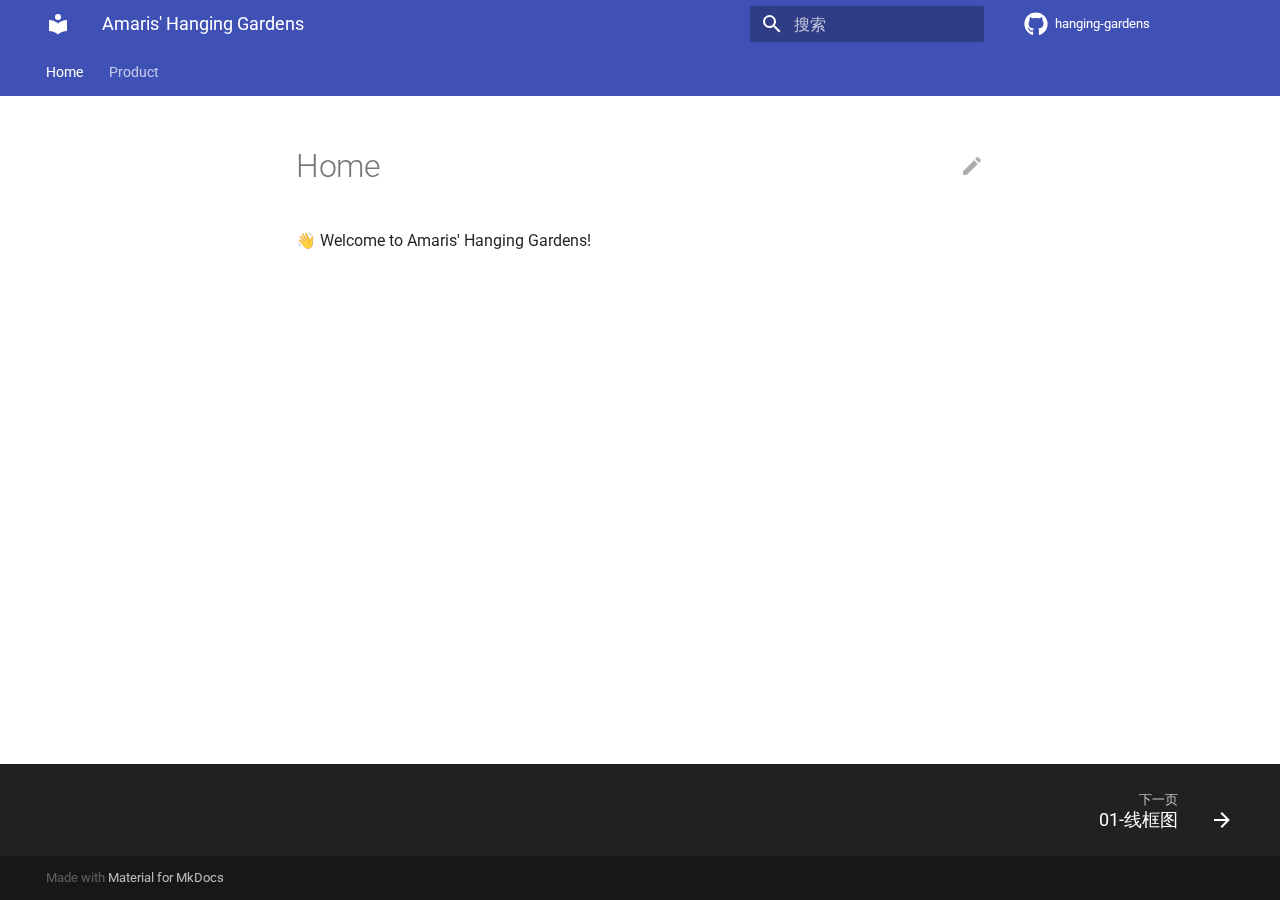
<file: index.html>
<!doctype html>
<html lang="zh" class="no-js">
  <head>
    
      <meta charset="utf-8">
      <meta name="viewport" content="width=device-width,initial-scale=1">
      
      
      
      
        <link rel="canonical" href="https://amaris.ifplusor.win/">
      
      <link rel="icon" href="assets/images/favicon.png">
      <meta name="generator" content="mkdocs-1.2.2, mkdocs-material-7.2.1">
    
    
      
        <title>Amaris' Hanging Gardens</title>
      
    
    
      <link rel="stylesheet" href="assets/stylesheets/main.1118c9be.min.css">
      
        
        <link rel="stylesheet" href="assets/stylesheets/palette.ba0d045b.min.css">
        
      
    
    
    
      
        
        <link rel="preconnect" href="https://fonts.gstatic.com" crossorigin>
        <link rel="stylesheet" href="https://fonts.googleapis.com/css?family=Roboto:300,400,400i,700%7CRoboto+Mono&display=fallback">
        <style>:root{--md-text-font-family:"Roboto";--md-code-font-family:"Roboto Mono"}</style>
      
    
    
    
      <link rel="stylesheet" href="assets/css/custom.css">
    
    
      


    
    
  </head>
  
  
    
    
    
    
    
    <body dir="ltr" data-md-color-scheme="" data-md-color-primary="none" data-md-color-accent="none">
  
    
    <script>function __prefix(e){return new URL(".",location).pathname+"."+e}function __get(e,t=localStorage){return JSON.parse(t.getItem(__prefix(e)))}</script>
    
    <input class="md-toggle" data-md-toggle="drawer" type="checkbox" id="__drawer" autocomplete="off">
    <input class="md-toggle" data-md-toggle="search" type="checkbox" id="__search" autocomplete="off">
    <label class="md-overlay" for="__drawer"></label>
    <div data-md-component="skip">
      
        
        <a href="#home" class="md-skip">
          跳转至
        </a>
      
    </div>
    <div data-md-component="announce">
      
    </div>
    
      <header class="md-header" data-md-component="header">
  <nav class="md-header__inner md-grid" aria-label="Header">
    <a href="." title="Amaris&#39; Hanging Gardens" class="md-header__button md-logo" aria-label="Amaris' Hanging Gardens" data-md-component="logo">
      
  
  <svg xmlns="http://www.w3.org/2000/svg" viewBox="0 0 24 24"><path d="M12 8a3 3 0 0 0 3-3 3 3 0 0 0-3-3 3 3 0 0 0-3 3 3 3 0 0 0 3 3m0 3.54C9.64 9.35 6.5 8 3 8v11c3.5 0 6.64 1.35 9 3.54 2.36-2.19 5.5-3.54 9-3.54V8c-3.5 0-6.64 1.35-9 3.54z"/></svg>

    </a>
    <label class="md-header__button md-icon" for="__drawer">
      <svg xmlns="http://www.w3.org/2000/svg" viewBox="0 0 24 24"><path d="M3 6h18v2H3V6m0 5h18v2H3v-2m0 5h18v2H3v-2z"/></svg>
    </label>
    <div class="md-header__title" data-md-component="header-title">
      <div class="md-header__ellipsis">
        <div class="md-header__topic">
          <span class="md-ellipsis">
            Amaris' Hanging Gardens
          </span>
        </div>
        <div class="md-header__topic" data-md-component="header-topic">
          <span class="md-ellipsis">
            
              Home
            
          </span>
        </div>
      </div>
    </div>
    
    
    
      <label class="md-header__button md-icon" for="__search">
        <svg xmlns="http://www.w3.org/2000/svg" viewBox="0 0 24 24"><path d="M9.5 3A6.5 6.5 0 0 1 16 9.5c0 1.61-.59 3.09-1.56 4.23l.27.27h.79l5 5-1.5 1.5-5-5v-.79l-.27-.27A6.516 6.516 0 0 1 9.5 16 6.5 6.5 0 0 1 3 9.5 6.5 6.5 0 0 1 9.5 3m0 2C7 5 5 7 5 9.5S7 14 9.5 14 14 12 14 9.5 12 5 9.5 5z"/></svg>
      </label>
      
<div class="md-search" data-md-component="search" role="dialog">
  <label class="md-search__overlay" for="__search"></label>
  <div class="md-search__inner" role="search">
    <form class="md-search__form" name="search">
      <input type="text" class="md-search__input" name="query" aria-label="搜索" placeholder="搜索" autocapitalize="off" autocorrect="off" autocomplete="off" spellcheck="false" data-md-component="search-query" required>
      <label class="md-search__icon md-icon" for="__search">
        <svg xmlns="http://www.w3.org/2000/svg" viewBox="0 0 24 24"><path d="M9.5 3A6.5 6.5 0 0 1 16 9.5c0 1.61-.59 3.09-1.56 4.23l.27.27h.79l5 5-1.5 1.5-5-5v-.79l-.27-.27A6.516 6.516 0 0 1 9.5 16 6.5 6.5 0 0 1 3 9.5 6.5 6.5 0 0 1 9.5 3m0 2C7 5 5 7 5 9.5S7 14 9.5 14 14 12 14 9.5 12 5 9.5 5z"/></svg>
        <svg xmlns="http://www.w3.org/2000/svg" viewBox="0 0 24 24"><path d="M20 11v2H8l5.5 5.5-1.42 1.42L4.16 12l7.92-7.92L13.5 5.5 8 11h12z"/></svg>
      </label>
      <nav class="md-search__options" aria-label="Search">
        
        <button type="reset" class="md-search__icon md-icon" aria-label="Clear" tabindex="-1">
          <svg xmlns="http://www.w3.org/2000/svg" viewBox="0 0 24 24"><path d="M19 6.41 17.59 5 12 10.59 6.41 5 5 6.41 10.59 12 5 17.59 6.41 19 12 13.41 17.59 19 19 17.59 13.41 12 19 6.41z"/></svg>
        </button>
      </nav>
      
    </form>
    <div class="md-search__output">
      <div class="md-search__scrollwrap" data-md-scrollfix>
        <div class="md-search-result" data-md-component="search-result">
          <div class="md-search-result__meta">
            正在初始化搜索引擎
          </div>
          <ol class="md-search-result__list"></ol>
        </div>
      </div>
    </div>
  </div>
</div>
    
    
      <div class="md-header__source">
        
<a href="https://github.com/amuris/hanging-gardens/" title="前往 GitHub 仓库" class="md-source" data-md-component="source">
  <div class="md-source__icon md-icon">
    
    <svg xmlns="http://www.w3.org/2000/svg" viewBox="0 0 496 512"><path d="M165.9 397.4c0 2-2.3 3.6-5.2 3.6-3.3.3-5.6-1.3-5.6-3.6 0-2 2.3-3.6 5.2-3.6 3-.3 5.6 1.3 5.6 3.6zm-31.1-4.5c-.7 2 1.3 4.3 4.3 4.9 2.6 1 5.6 0 6.2-2s-1.3-4.3-4.3-5.2c-2.6-.7-5.5.3-6.2 2.3zm44.2-1.7c-2.9.7-4.9 2.6-4.6 4.9.3 2 2.9 3.3 5.9 2.6 2.9-.7 4.9-2.6 4.6-4.6-.3-1.9-3-3.2-5.9-2.9zM244.8 8C106.1 8 0 113.3 0 252c0 110.9 69.8 205.8 169.5 239.2 12.8 2.3 17.3-5.6 17.3-12.1 0-6.2-.3-40.4-.3-61.4 0 0-70 15-84.7-29.8 0 0-11.4-29.1-27.8-36.6 0 0-22.9-15.7 1.6-15.4 0 0 24.9 2 38.6 25.8 21.9 38.6 58.6 27.5 72.9 20.9 2.3-16 8.8-27.1 16-33.7-55.9-6.2-112.3-14.3-112.3-110.5 0-27.5 7.6-41.3 23.6-58.9-2.6-6.5-11.1-33.3 2.6-67.9 20.9-6.5 69 27 69 27 20-5.6 41.5-8.5 62.8-8.5s42.8 2.9 62.8 8.5c0 0 48.1-33.6 69-27 13.7 34.7 5.2 61.4 2.6 67.9 16 17.7 25.8 31.5 25.8 58.9 0 96.5-58.9 104.2-114.8 110.5 9.2 7.9 17 22.9 17 46.4 0 33.7-.3 75.4-.3 83.6 0 6.5 4.6 14.4 17.3 12.1C428.2 457.8 496 362.9 496 252 496 113.3 383.5 8 244.8 8zM97.2 352.9c-1.3 1-1 3.3.7 5.2 1.6 1.6 3.9 2.3 5.2 1 1.3-1 1-3.3-.7-5.2-1.6-1.6-3.9-2.3-5.2-1zm-10.8-8.1c-.7 1.3.3 2.9 2.3 3.9 1.6 1 3.6.7 4.3-.7.7-1.3-.3-2.9-2.3-3.9-2-.6-3.6-.3-4.3.7zm32.4 35.6c-1.6 1.3-1 4.3 1.3 6.2 2.3 2.3 5.2 2.6 6.5 1 1.3-1.3.7-4.3-1.3-6.2-2.2-2.3-5.2-2.6-6.5-1zm-11.4-14.7c-1.6 1-1.6 3.6 0 5.9 1.6 2.3 4.3 3.3 5.6 2.3 1.6-1.3 1.6-3.9 0-6.2-1.4-2.3-4-3.3-5.6-2z"/></svg>
  </div>
  <div class="md-source__repository">
    hanging-gardens
  </div>
</a>
      </div>
    
  </nav>
</header>
    
    <div class="md-container" data-md-component="container">
      
      
        
          
<nav class="md-tabs" aria-label="Tabs" data-md-component="tabs">
  <div class="md-tabs__inner md-grid">
    <ul class="md-tabs__list">
      
        
  
  
    
  


  <li class="md-tabs__item">
    <a href="." class="md-tabs__link md-tabs__link--active">
      Home
    </a>
  </li>

      
        
  
  


  
  
  
    <li class="md-tabs__item">
      <a href="product/Axure/" class="md-tabs__link">
        Product
      </a>
    </li>
  

      
    </ul>
  </div>
</nav>
        
      
      <main class="md-main" data-md-component="main">
        <div class="md-main__inner md-grid">
          
            
              
              <div class="md-sidebar md-sidebar--primary" data-md-component="sidebar" data-md-type="navigation" >
                <div class="md-sidebar__scrollwrap">
                  <div class="md-sidebar__inner">
                    

  


<nav class="md-nav md-nav--primary md-nav--lifted" aria-label="Navigation" data-md-level="0">
  <label class="md-nav__title" for="__drawer">
    <a href="." title="Amaris&#39; Hanging Gardens" class="md-nav__button md-logo" aria-label="Amaris' Hanging Gardens" data-md-component="logo">
      
  
  <svg xmlns="http://www.w3.org/2000/svg" viewBox="0 0 24 24"><path d="M12 8a3 3 0 0 0 3-3 3 3 0 0 0-3-3 3 3 0 0 0-3 3 3 3 0 0 0 3 3m0 3.54C9.64 9.35 6.5 8 3 8v11c3.5 0 6.64 1.35 9 3.54 2.36-2.19 5.5-3.54 9-3.54V8c-3.5 0-6.64 1.35-9 3.54z"/></svg>

    </a>
    Amaris' Hanging Gardens
  </label>
  
    <div class="md-nav__source">
      
<a href="https://github.com/amuris/hanging-gardens/" title="前往 GitHub 仓库" class="md-source" data-md-component="source">
  <div class="md-source__icon md-icon">
    
    <svg xmlns="http://www.w3.org/2000/svg" viewBox="0 0 496 512"><path d="M165.9 397.4c0 2-2.3 3.6-5.2 3.6-3.3.3-5.6-1.3-5.6-3.6 0-2 2.3-3.6 5.2-3.6 3-.3 5.6 1.3 5.6 3.6zm-31.1-4.5c-.7 2 1.3 4.3 4.3 4.9 2.6 1 5.6 0 6.2-2s-1.3-4.3-4.3-5.2c-2.6-.7-5.5.3-6.2 2.3zm44.2-1.7c-2.9.7-4.9 2.6-4.6 4.9.3 2 2.9 3.3 5.9 2.6 2.9-.7 4.9-2.6 4.6-4.6-.3-1.9-3-3.2-5.9-2.9zM244.8 8C106.1 8 0 113.3 0 252c0 110.9 69.8 205.8 169.5 239.2 12.8 2.3 17.3-5.6 17.3-12.1 0-6.2-.3-40.4-.3-61.4 0 0-70 15-84.7-29.8 0 0-11.4-29.1-27.8-36.6 0 0-22.9-15.7 1.6-15.4 0 0 24.9 2 38.6 25.8 21.9 38.6 58.6 27.5 72.9 20.9 2.3-16 8.8-27.1 16-33.7-55.9-6.2-112.3-14.3-112.3-110.5 0-27.5 7.6-41.3 23.6-58.9-2.6-6.5-11.1-33.3 2.6-67.9 20.9-6.5 69 27 69 27 20-5.6 41.5-8.5 62.8-8.5s42.8 2.9 62.8 8.5c0 0 48.1-33.6 69-27 13.7 34.7 5.2 61.4 2.6 67.9 16 17.7 25.8 31.5 25.8 58.9 0 96.5-58.9 104.2-114.8 110.5 9.2 7.9 17 22.9 17 46.4 0 33.7-.3 75.4-.3 83.6 0 6.5 4.6 14.4 17.3 12.1C428.2 457.8 496 362.9 496 252 496 113.3 383.5 8 244.8 8zM97.2 352.9c-1.3 1-1 3.3.7 5.2 1.6 1.6 3.9 2.3 5.2 1 1.3-1 1-3.3-.7-5.2-1.6-1.6-3.9-2.3-5.2-1zm-10.8-8.1c-.7 1.3.3 2.9 2.3 3.9 1.6 1 3.6.7 4.3-.7.7-1.3-.3-2.9-2.3-3.9-2-.6-3.6-.3-4.3.7zm32.4 35.6c-1.6 1.3-1 4.3 1.3 6.2 2.3 2.3 5.2 2.6 6.5 1 1.3-1.3.7-4.3-1.3-6.2-2.2-2.3-5.2-2.6-6.5-1zm-11.4-14.7c-1.6 1-1.6 3.6 0 5.9 1.6 2.3 4.3 3.3 5.6 2.3 1.6-1.3 1.6-3.9 0-6.2-1.4-2.3-4-3.3-5.6-2z"/></svg>
  </div>
  <div class="md-source__repository">
    hanging-gardens
  </div>
</a>
    </div>
  
  <ul class="md-nav__list" data-md-scrollfix>
    
      
      
      

  
  
    
  
  
    <li class="md-nav__item md-nav__item--active">
      
      <input class="md-nav__toggle md-toggle" data-md-toggle="toc" type="checkbox" id="__toc">
      
      
        
      
      
      <a href="." class="md-nav__link md-nav__link--active">
        Home
      </a>
      
    </li>
  

    
      
      
      

  
  
  
    
    <li class="md-nav__item md-nav__item--nested">
      
      
        <input class="md-nav__toggle md-toggle" data-md-toggle="__nav_2" type="checkbox" id="__nav_2" >
      
      <label class="md-nav__link" for="__nav_2">
        Product
        <span class="md-nav__icon md-icon"></span>
      </label>
      <nav class="md-nav" aria-label="Product" data-md-level="1">
        <label class="md-nav__title" for="__nav_2">
          <span class="md-nav__icon md-icon"></span>
          Product
        </label>
        <ul class="md-nav__list" data-md-scrollfix>
          
            
  
  
  
    <li class="md-nav__item">
      <a href="product/Axure/" class="md-nav__link">
        01-线框图
      </a>
    </li>
  

          
        </ul>
      </nav>
    </li>
  

    
  </ul>
</nav>
                  </div>
                </div>
              </div>
            
            
              
              <div class="md-sidebar md-sidebar--secondary" data-md-component="sidebar" data-md-type="toc" >
                <div class="md-sidebar__scrollwrap">
                  <div class="md-sidebar__inner">
                    
<nav class="md-nav md-nav--secondary" aria-label="目录">
  
  
  
    
  
  
</nav>
                  </div>
                </div>
              </div>
            
          
          <div class="md-content" data-md-component="content">
            <article class="md-content__inner md-typeset">
              
                
                  <a href="https://github.com/amuris/hanging-gardens/edit/main/docs/index.md" title="编辑此页" class="md-content__button md-icon">
                    <svg xmlns="http://www.w3.org/2000/svg" viewBox="0 0 24 24"><path d="M20.71 7.04c.39-.39.39-1.04 0-1.41l-2.34-2.34c-.37-.39-1.02-.39-1.41 0l-1.84 1.83 3.75 3.75M3 17.25V21h3.75L17.81 9.93l-3.75-3.75L3 17.25z"/></svg>
                  </a>
                
                
                <h1 id="home">Home<a class="headerlink" href="#home" title="Permanent link">#</a></h1>
<p>👋 Welcome to Amaris' Hanging Gardens!</p>
                
              
              
                


              
            </article>
          </div>
        </div>
        
          <a href="#" class="md-top md-icon" data-md-component="top" data-md-state="hidden">
            <svg xmlns="http://www.w3.org/2000/svg" viewBox="0 0 24 24"><path d="M13 20h-2V8l-5.5 5.5-1.42-1.42L12 4.16l7.92 7.92-1.42 1.42L13 8v12z"/></svg>
            Back to top
          </a>
        
      </main>
      
        
<footer class="md-footer">
  
    <nav class="md-footer__inner md-grid" aria-label="Footer">
      
      
        
        <a href="product/Axure/" class="md-footer__link md-footer__link--next" aria-label="下一页: 01-线框图" rel="next">
          <div class="md-footer__title">
            <div class="md-ellipsis">
              <span class="md-footer__direction">
                下一页
              </span>
              01-线框图
            </div>
          </div>
          <div class="md-footer__button md-icon">
            <svg xmlns="http://www.w3.org/2000/svg" viewBox="0 0 24 24"><path d="M4 11v2h12l-5.5 5.5 1.42 1.42L19.84 12l-7.92-7.92L10.5 5.5 16 11H4z"/></svg>
          </div>
        </a>
      
    </nav>
  
  <div class="md-footer-meta md-typeset">
    <div class="md-footer-meta__inner md-grid">
      <div class="md-footer-copyright">
        
        Made with
        <a href="https://squidfunk.github.io/mkdocs-material/" target="_blank" rel="noopener">
          Material for MkDocs
        </a>
        
      </div>
      
    </div>
  </div>
</footer>
      
    </div>
    <div class="md-dialog" data-md-component="dialog">
      <div class="md-dialog__inner md-typeset"></div>
    </div>
    <script id="__config" type="application/json">{"base": ".", "features": ["navigation.instant", "navigation.tabs", "navigation.top", "search.highlight"], "translations": {"clipboard.copy": "\u590d\u5236", "clipboard.copied": "\u5df2\u590d\u5236", "search.config.lang": "ja", "search.config.pipeline": "trimmer, stemmer", "search.config.separator": "[\\uff0c\\u3002]+", "search.placeholder": "\u641c\u7d22", "search.result.placeholder": "\u952e\u5165\u4ee5\u5f00\u59cb\u641c\u7d22", "search.result.none": "\u6ca1\u6709\u627e\u5230\u7b26\u5408\u6761\u4ef6\u7684\u7ed3\u679c", "search.result.one": "\u627e\u5230 1 \u4e2a\u7b26\u5408\u6761\u4ef6\u7684\u7ed3\u679c", "search.result.other": "# \u4e2a\u7b26\u5408\u6761\u4ef6\u7684\u7ed3\u679c", "search.result.more.one": "1 more on this page", "search.result.more.other": "# more on this page", "search.result.term.missing": "Missing", "select.version.title": "Select version"}, "search": "assets/javascripts/workers/search.53c85856.min.js", "version": null}</script>
    
    
      <script src="assets/javascripts/bundle.716f8af4.min.js"></script>
      
    
  </body>
</html>
</file>
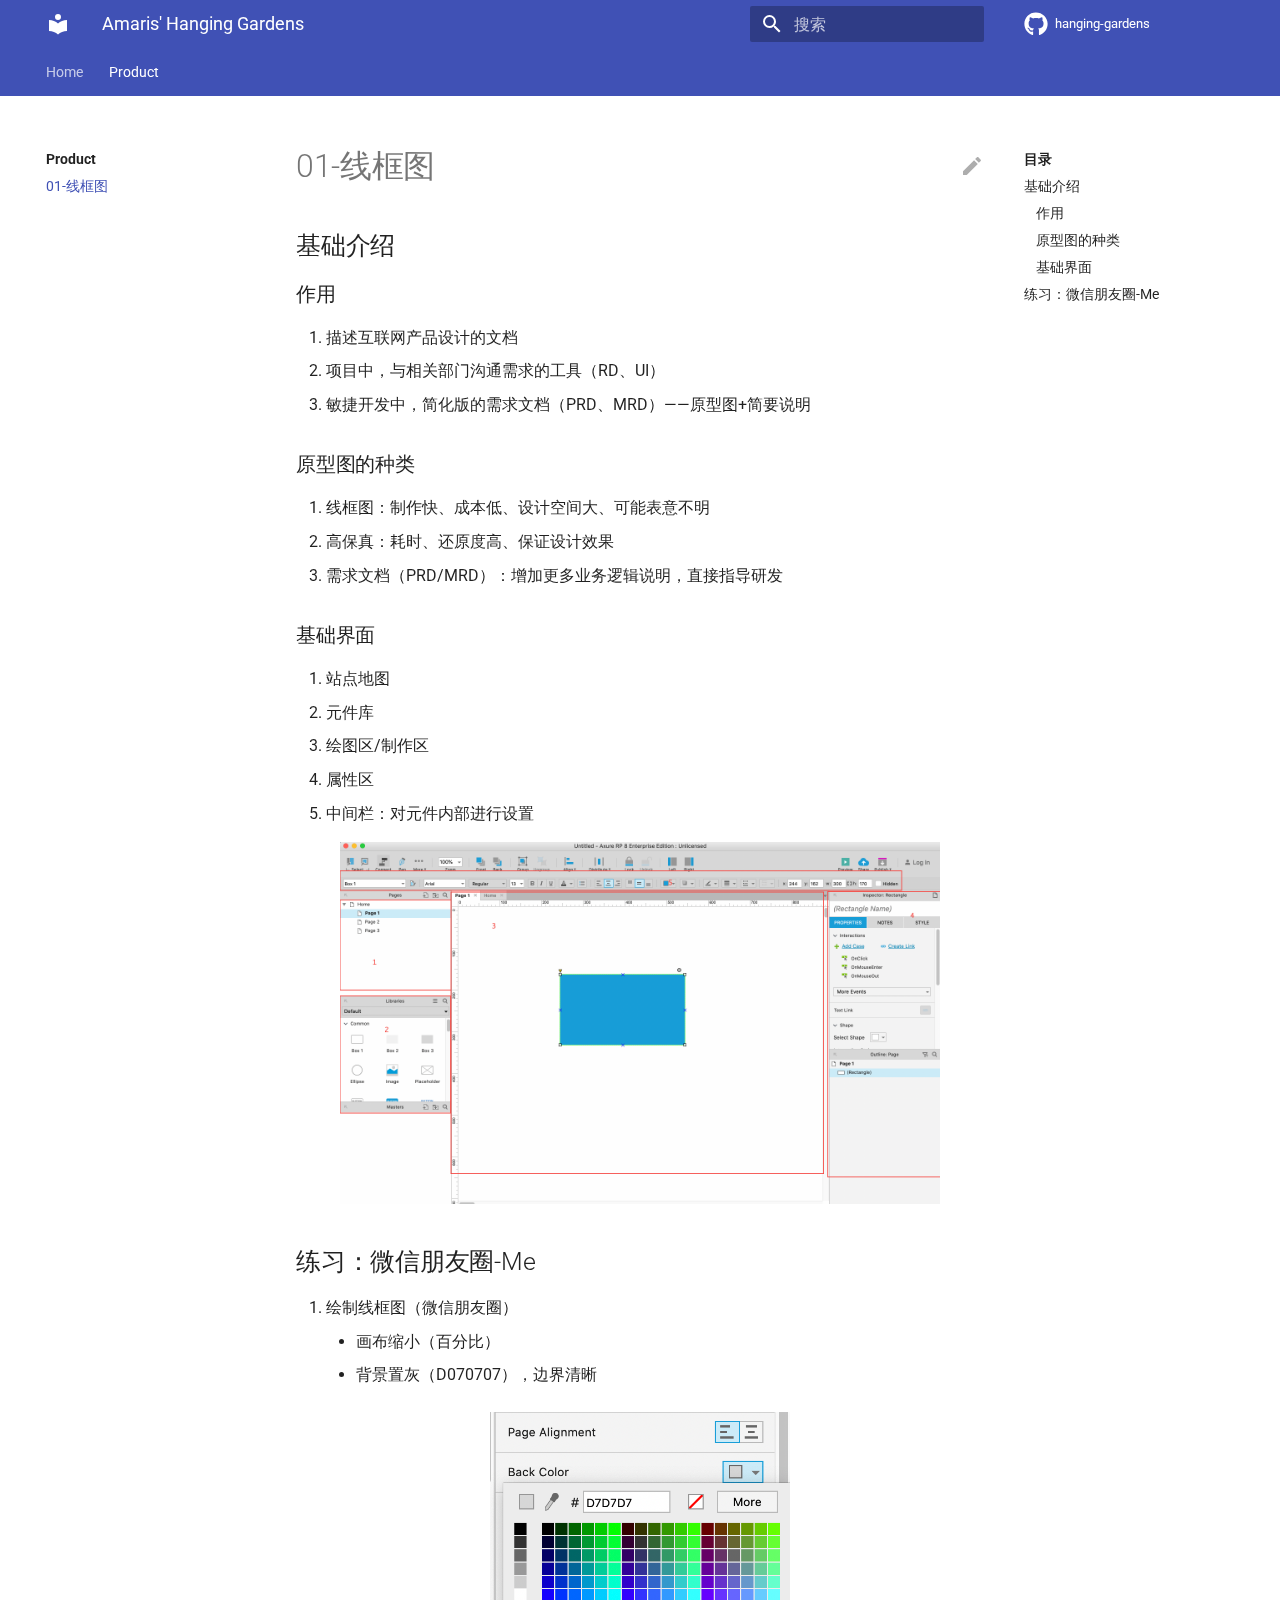
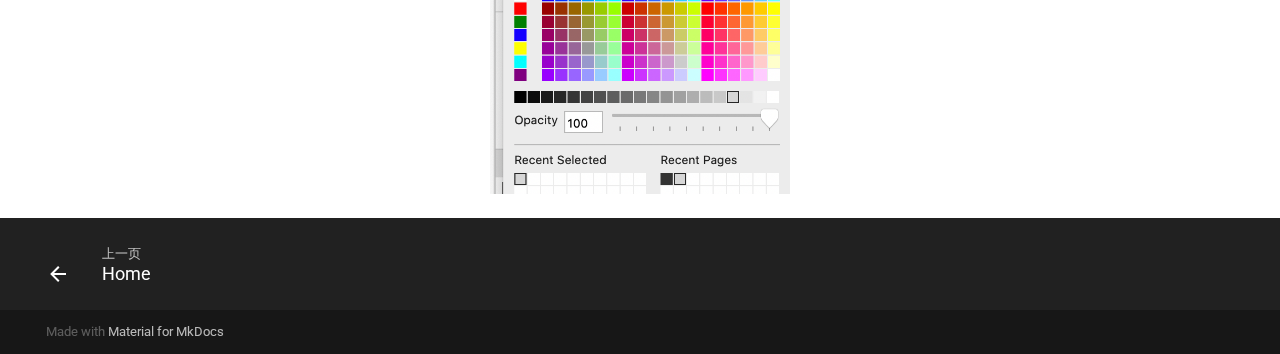
<file: product/Axure/index.html>
<!doctype html>
<html lang="zh" class="no-js">
  <head>
    
      <meta charset="utf-8">
      <meta name="viewport" content="width=device-width,initial-scale=1">
      
      
      
      
        <link rel="canonical" href="https://amaris.ifplusor.win/product/Axure/">
      
      <link rel="icon" href="../../assets/images/favicon.png">
      <meta name="generator" content="mkdocs-1.2.2, mkdocs-material-7.2.1">
    
    
      
        <title>01-线框图 - Amaris' Hanging Gardens</title>
      
    
    
      <link rel="stylesheet" href="../../assets/stylesheets/main.1118c9be.min.css">
      
        
        <link rel="stylesheet" href="../../assets/stylesheets/palette.ba0d045b.min.css">
        
      
    
    
    
      
        
        <link rel="preconnect" href="https://fonts.gstatic.com" crossorigin>
        <link rel="stylesheet" href="https://fonts.googleapis.com/css?family=Roboto:300,400,400i,700%7CRoboto+Mono&display=fallback">
        <style>:root{--md-text-font-family:"Roboto";--md-code-font-family:"Roboto Mono"}</style>
      
    
    
    
      <link rel="stylesheet" href="../../assets/css/custom.css">
    
    
      


    
    
  </head>
  
  
    
    
    
    
    
    <body dir="ltr" data-md-color-scheme="" data-md-color-primary="none" data-md-color-accent="none">
  
    
    <script>function __prefix(e){return new URL("../..",location).pathname+"."+e}function __get(e,t=localStorage){return JSON.parse(t.getItem(__prefix(e)))}</script>
    
    <input class="md-toggle" data-md-toggle="drawer" type="checkbox" id="__drawer" autocomplete="off">
    <input class="md-toggle" data-md-toggle="search" type="checkbox" id="__search" autocomplete="off">
    <label class="md-overlay" for="__drawer"></label>
    <div data-md-component="skip">
      
        
        <a href="#01-线框图" class="md-skip">
          跳转至
        </a>
      
    </div>
    <div data-md-component="announce">
      
    </div>
    
      <header class="md-header" data-md-component="header">
  <nav class="md-header__inner md-grid" aria-label="Header">
    <a href="../.." title="Amaris&#39; Hanging Gardens" class="md-header__button md-logo" aria-label="Amaris' Hanging Gardens" data-md-component="logo">
      
  
  <svg xmlns="http://www.w3.org/2000/svg" viewBox="0 0 24 24"><path d="M12 8a3 3 0 0 0 3-3 3 3 0 0 0-3-3 3 3 0 0 0-3 3 3 3 0 0 0 3 3m0 3.54C9.64 9.35 6.5 8 3 8v11c3.5 0 6.64 1.35 9 3.54 2.36-2.19 5.5-3.54 9-3.54V8c-3.5 0-6.64 1.35-9 3.54z"/></svg>

    </a>
    <label class="md-header__button md-icon" for="__drawer">
      <svg xmlns="http://www.w3.org/2000/svg" viewBox="0 0 24 24"><path d="M3 6h18v2H3V6m0 5h18v2H3v-2m0 5h18v2H3v-2z"/></svg>
    </label>
    <div class="md-header__title" data-md-component="header-title">
      <div class="md-header__ellipsis">
        <div class="md-header__topic">
          <span class="md-ellipsis">
            Amaris' Hanging Gardens
          </span>
        </div>
        <div class="md-header__topic" data-md-component="header-topic">
          <span class="md-ellipsis">
            
              01-线框图
            
          </span>
        </div>
      </div>
    </div>
    
    
    
      <label class="md-header__button md-icon" for="__search">
        <svg xmlns="http://www.w3.org/2000/svg" viewBox="0 0 24 24"><path d="M9.5 3A6.5 6.5 0 0 1 16 9.5c0 1.61-.59 3.09-1.56 4.23l.27.27h.79l5 5-1.5 1.5-5-5v-.79l-.27-.27A6.516 6.516 0 0 1 9.5 16 6.5 6.5 0 0 1 3 9.5 6.5 6.5 0 0 1 9.5 3m0 2C7 5 5 7 5 9.5S7 14 9.5 14 14 12 14 9.5 12 5 9.5 5z"/></svg>
      </label>
      
<div class="md-search" data-md-component="search" role="dialog">
  <label class="md-search__overlay" for="__search"></label>
  <div class="md-search__inner" role="search">
    <form class="md-search__form" name="search">
      <input type="text" class="md-search__input" name="query" aria-label="搜索" placeholder="搜索" autocapitalize="off" autocorrect="off" autocomplete="off" spellcheck="false" data-md-component="search-query" required>
      <label class="md-search__icon md-icon" for="__search">
        <svg xmlns="http://www.w3.org/2000/svg" viewBox="0 0 24 24"><path d="M9.5 3A6.5 6.5 0 0 1 16 9.5c0 1.61-.59 3.09-1.56 4.23l.27.27h.79l5 5-1.5 1.5-5-5v-.79l-.27-.27A6.516 6.516 0 0 1 9.5 16 6.5 6.5 0 0 1 3 9.5 6.5 6.5 0 0 1 9.5 3m0 2C7 5 5 7 5 9.5S7 14 9.5 14 14 12 14 9.5 12 5 9.5 5z"/></svg>
        <svg xmlns="http://www.w3.org/2000/svg" viewBox="0 0 24 24"><path d="M20 11v2H8l5.5 5.5-1.42 1.42L4.16 12l7.92-7.92L13.5 5.5 8 11h12z"/></svg>
      </label>
      <nav class="md-search__options" aria-label="Search">
        
        <button type="reset" class="md-search__icon md-icon" aria-label="Clear" tabindex="-1">
          <svg xmlns="http://www.w3.org/2000/svg" viewBox="0 0 24 24"><path d="M19 6.41 17.59 5 12 10.59 6.41 5 5 6.41 10.59 12 5 17.59 6.41 19 12 13.41 17.59 19 19 17.59 13.41 12 19 6.41z"/></svg>
        </button>
      </nav>
      
    </form>
    <div class="md-search__output">
      <div class="md-search__scrollwrap" data-md-scrollfix>
        <div class="md-search-result" data-md-component="search-result">
          <div class="md-search-result__meta">
            正在初始化搜索引擎
          </div>
          <ol class="md-search-result__list"></ol>
        </div>
      </div>
    </div>
  </div>
</div>
    
    
      <div class="md-header__source">
        
<a href="https://github.com/amuris/hanging-gardens/" title="前往 GitHub 仓库" class="md-source" data-md-component="source">
  <div class="md-source__icon md-icon">
    
    <svg xmlns="http://www.w3.org/2000/svg" viewBox="0 0 496 512"><path d="M165.9 397.4c0 2-2.3 3.6-5.2 3.6-3.3.3-5.6-1.3-5.6-3.6 0-2 2.3-3.6 5.2-3.6 3-.3 5.6 1.3 5.6 3.6zm-31.1-4.5c-.7 2 1.3 4.3 4.3 4.9 2.6 1 5.6 0 6.2-2s-1.3-4.3-4.3-5.2c-2.6-.7-5.5.3-6.2 2.3zm44.2-1.7c-2.9.7-4.9 2.6-4.6 4.9.3 2 2.9 3.3 5.9 2.6 2.9-.7 4.9-2.6 4.6-4.6-.3-1.9-3-3.2-5.9-2.9zM244.8 8C106.1 8 0 113.3 0 252c0 110.9 69.8 205.8 169.5 239.2 12.8 2.3 17.3-5.6 17.3-12.1 0-6.2-.3-40.4-.3-61.4 0 0-70 15-84.7-29.8 0 0-11.4-29.1-27.8-36.6 0 0-22.9-15.7 1.6-15.4 0 0 24.9 2 38.6 25.8 21.9 38.6 58.6 27.5 72.9 20.9 2.3-16 8.8-27.1 16-33.7-55.9-6.2-112.3-14.3-112.3-110.5 0-27.5 7.6-41.3 23.6-58.9-2.6-6.5-11.1-33.3 2.6-67.9 20.9-6.5 69 27 69 27 20-5.6 41.5-8.5 62.8-8.5s42.8 2.9 62.8 8.5c0 0 48.1-33.6 69-27 13.7 34.7 5.2 61.4 2.6 67.9 16 17.7 25.8 31.5 25.8 58.9 0 96.5-58.9 104.2-114.8 110.5 9.2 7.9 17 22.9 17 46.4 0 33.7-.3 75.4-.3 83.6 0 6.5 4.6 14.4 17.3 12.1C428.2 457.8 496 362.9 496 252 496 113.3 383.5 8 244.8 8zM97.2 352.9c-1.3 1-1 3.3.7 5.2 1.6 1.6 3.9 2.3 5.2 1 1.3-1 1-3.3-.7-5.2-1.6-1.6-3.9-2.3-5.2-1zm-10.8-8.1c-.7 1.3.3 2.9 2.3 3.9 1.6 1 3.6.7 4.3-.7.7-1.3-.3-2.9-2.3-3.9-2-.6-3.6-.3-4.3.7zm32.4 35.6c-1.6 1.3-1 4.3 1.3 6.2 2.3 2.3 5.2 2.6 6.5 1 1.3-1.3.7-4.3-1.3-6.2-2.2-2.3-5.2-2.6-6.5-1zm-11.4-14.7c-1.6 1-1.6 3.6 0 5.9 1.6 2.3 4.3 3.3 5.6 2.3 1.6-1.3 1.6-3.9 0-6.2-1.4-2.3-4-3.3-5.6-2z"/></svg>
  </div>
  <div class="md-source__repository">
    hanging-gardens
  </div>
</a>
      </div>
    
  </nav>
</header>
    
    <div class="md-container" data-md-component="container">
      
      
        
          
<nav class="md-tabs" aria-label="Tabs" data-md-component="tabs">
  <div class="md-tabs__inner md-grid">
    <ul class="md-tabs__list">
      
        
  
  


  <li class="md-tabs__item">
    <a href="../.." class="md-tabs__link">
      Home
    </a>
  </li>

      
        
  
  
    
  


  
  
  
    <li class="md-tabs__item">
      <a href="./" class="md-tabs__link md-tabs__link--active">
        Product
      </a>
    </li>
  

      
    </ul>
  </div>
</nav>
        
      
      <main class="md-main" data-md-component="main">
        <div class="md-main__inner md-grid">
          
            
              
              <div class="md-sidebar md-sidebar--primary" data-md-component="sidebar" data-md-type="navigation" >
                <div class="md-sidebar__scrollwrap">
                  <div class="md-sidebar__inner">
                    

  


<nav class="md-nav md-nav--primary md-nav--lifted" aria-label="Navigation" data-md-level="0">
  <label class="md-nav__title" for="__drawer">
    <a href="../.." title="Amaris&#39; Hanging Gardens" class="md-nav__button md-logo" aria-label="Amaris' Hanging Gardens" data-md-component="logo">
      
  
  <svg xmlns="http://www.w3.org/2000/svg" viewBox="0 0 24 24"><path d="M12 8a3 3 0 0 0 3-3 3 3 0 0 0-3-3 3 3 0 0 0-3 3 3 3 0 0 0 3 3m0 3.54C9.64 9.35 6.5 8 3 8v11c3.5 0 6.64 1.35 9 3.54 2.36-2.19 5.5-3.54 9-3.54V8c-3.5 0-6.64 1.35-9 3.54z"/></svg>

    </a>
    Amaris' Hanging Gardens
  </label>
  
    <div class="md-nav__source">
      
<a href="https://github.com/amuris/hanging-gardens/" title="前往 GitHub 仓库" class="md-source" data-md-component="source">
  <div class="md-source__icon md-icon">
    
    <svg xmlns="http://www.w3.org/2000/svg" viewBox="0 0 496 512"><path d="M165.9 397.4c0 2-2.3 3.6-5.2 3.6-3.3.3-5.6-1.3-5.6-3.6 0-2 2.3-3.6 5.2-3.6 3-.3 5.6 1.3 5.6 3.6zm-31.1-4.5c-.7 2 1.3 4.3 4.3 4.9 2.6 1 5.6 0 6.2-2s-1.3-4.3-4.3-5.2c-2.6-.7-5.5.3-6.2 2.3zm44.2-1.7c-2.9.7-4.9 2.6-4.6 4.9.3 2 2.9 3.3 5.9 2.6 2.9-.7 4.9-2.6 4.6-4.6-.3-1.9-3-3.2-5.9-2.9zM244.8 8C106.1 8 0 113.3 0 252c0 110.9 69.8 205.8 169.5 239.2 12.8 2.3 17.3-5.6 17.3-12.1 0-6.2-.3-40.4-.3-61.4 0 0-70 15-84.7-29.8 0 0-11.4-29.1-27.8-36.6 0 0-22.9-15.7 1.6-15.4 0 0 24.9 2 38.6 25.8 21.9 38.6 58.6 27.5 72.9 20.9 2.3-16 8.8-27.1 16-33.7-55.9-6.2-112.3-14.3-112.3-110.5 0-27.5 7.6-41.3 23.6-58.9-2.6-6.5-11.1-33.3 2.6-67.9 20.9-6.5 69 27 69 27 20-5.6 41.5-8.5 62.8-8.5s42.8 2.9 62.8 8.5c0 0 48.1-33.6 69-27 13.7 34.7 5.2 61.4 2.6 67.9 16 17.7 25.8 31.5 25.8 58.9 0 96.5-58.9 104.2-114.8 110.5 9.2 7.9 17 22.9 17 46.4 0 33.7-.3 75.4-.3 83.6 0 6.5 4.6 14.4 17.3 12.1C428.2 457.8 496 362.9 496 252 496 113.3 383.5 8 244.8 8zM97.2 352.9c-1.3 1-1 3.3.7 5.2 1.6 1.6 3.9 2.3 5.2 1 1.3-1 1-3.3-.7-5.2-1.6-1.6-3.9-2.3-5.2-1zm-10.8-8.1c-.7 1.3.3 2.9 2.3 3.9 1.6 1 3.6.7 4.3-.7.7-1.3-.3-2.9-2.3-3.9-2-.6-3.6-.3-4.3.7zm32.4 35.6c-1.6 1.3-1 4.3 1.3 6.2 2.3 2.3 5.2 2.6 6.5 1 1.3-1.3.7-4.3-1.3-6.2-2.2-2.3-5.2-2.6-6.5-1zm-11.4-14.7c-1.6 1-1.6 3.6 0 5.9 1.6 2.3 4.3 3.3 5.6 2.3 1.6-1.3 1.6-3.9 0-6.2-1.4-2.3-4-3.3-5.6-2z"/></svg>
  </div>
  <div class="md-source__repository">
    hanging-gardens
  </div>
</a>
    </div>
  
  <ul class="md-nav__list" data-md-scrollfix>
    
      
      
      

  
  
  
    <li class="md-nav__item">
      <a href="../.." class="md-nav__link">
        Home
      </a>
    </li>
  

    
      
      
      

  
  
    
  
  
    
    <li class="md-nav__item md-nav__item--active md-nav__item--nested">
      
      
        <input class="md-nav__toggle md-toggle" data-md-toggle="__nav_2" type="checkbox" id="__nav_2" checked>
      
      <label class="md-nav__link" for="__nav_2">
        Product
        <span class="md-nav__icon md-icon"></span>
      </label>
      <nav class="md-nav" aria-label="Product" data-md-level="1">
        <label class="md-nav__title" for="__nav_2">
          <span class="md-nav__icon md-icon"></span>
          Product
        </label>
        <ul class="md-nav__list" data-md-scrollfix>
          
            
  
  
    
  
  
    <li class="md-nav__item md-nav__item--active">
      
      <input class="md-nav__toggle md-toggle" data-md-toggle="toc" type="checkbox" id="__toc">
      
      
        
      
      
        <label class="md-nav__link md-nav__link--active" for="__toc">
          01-线框图
          <span class="md-nav__icon md-icon"></span>
        </label>
      
      <a href="./" class="md-nav__link md-nav__link--active">
        01-线框图
      </a>
      
        
<nav class="md-nav md-nav--secondary" aria-label="目录">
  
  
  
    
  
  
    <label class="md-nav__title" for="__toc">
      <span class="md-nav__icon md-icon"></span>
      目录
    </label>
    <ul class="md-nav__list" data-md-component="toc" data-md-scrollfix>
      
        <li class="md-nav__item">
  <a href="#基础介绍" class="md-nav__link">
    基础介绍
  </a>
  
    <nav class="md-nav" aria-label="基础介绍">
      <ul class="md-nav__list">
        
          <li class="md-nav__item">
  <a href="#作用" class="md-nav__link">
    作用
  </a>
  
</li>
        
          <li class="md-nav__item">
  <a href="#原型图的种类" class="md-nav__link">
    原型图的种类
  </a>
  
</li>
        
          <li class="md-nav__item">
  <a href="#基础界面" class="md-nav__link">
    基础界面
  </a>
  
</li>
        
      </ul>
    </nav>
  
</li>
      
        <li class="md-nav__item">
  <a href="#练习微信朋友圈-me" class="md-nav__link">
    练习：微信朋友圈-Me
  </a>
  
</li>
      
    </ul>
  
</nav>
      
    </li>
  

          
        </ul>
      </nav>
    </li>
  

    
  </ul>
</nav>
                  </div>
                </div>
              </div>
            
            
              
              <div class="md-sidebar md-sidebar--secondary" data-md-component="sidebar" data-md-type="toc" >
                <div class="md-sidebar__scrollwrap">
                  <div class="md-sidebar__inner">
                    
<nav class="md-nav md-nav--secondary" aria-label="目录">
  
  
  
    
  
  
    <label class="md-nav__title" for="__toc">
      <span class="md-nav__icon md-icon"></span>
      目录
    </label>
    <ul class="md-nav__list" data-md-component="toc" data-md-scrollfix>
      
        <li class="md-nav__item">
  <a href="#基础介绍" class="md-nav__link">
    基础介绍
  </a>
  
    <nav class="md-nav" aria-label="基础介绍">
      <ul class="md-nav__list">
        
          <li class="md-nav__item">
  <a href="#作用" class="md-nav__link">
    作用
  </a>
  
</li>
        
          <li class="md-nav__item">
  <a href="#原型图的种类" class="md-nav__link">
    原型图的种类
  </a>
  
</li>
        
          <li class="md-nav__item">
  <a href="#基础界面" class="md-nav__link">
    基础界面
  </a>
  
</li>
        
      </ul>
    </nav>
  
</li>
      
        <li class="md-nav__item">
  <a href="#练习微信朋友圈-me" class="md-nav__link">
    练习：微信朋友圈-Me
  </a>
  
</li>
      
    </ul>
  
</nav>
                  </div>
                </div>
              </div>
            
          
          <div class="md-content" data-md-component="content">
            <article class="md-content__inner md-typeset">
              
                
                  <a href="https://github.com/amuris/hanging-gardens/edit/main/docs/product/Axure.md" title="编辑此页" class="md-content__button md-icon">
                    <svg xmlns="http://www.w3.org/2000/svg" viewBox="0 0 24 24"><path d="M20.71 7.04c.39-.39.39-1.04 0-1.41l-2.34-2.34c-.37-.39-1.02-.39-1.41 0l-1.84 1.83 3.75 3.75M3 17.25V21h3.75L17.81 9.93l-3.75-3.75L3 17.25z"/></svg>
                  </a>
                
                
                <h1 id="01-线框图">01-线框图<a class="headerlink" href="#01-线框图" title="Permanent link">#</a></h1>
<h2 id="基础介绍">基础介绍<a class="headerlink" href="#基础介绍" title="Permanent link">#</a></h2>
<h3 id="作用">作用<a class="headerlink" href="#作用" title="Permanent link">#</a></h3>
<ol>
<li>描述互联网产品设计的文档</li>
<li>项目中，与相关部门沟通需求的工具（RD、UI）</li>
<li>敏捷开发中，简化版的需求文档（PRD、MRD）——原型图+简要说明</li>
</ol>
<h3 id="原型图的种类">原型图的种类<a class="headerlink" href="#原型图的种类" title="Permanent link">#</a></h3>
<ol>
<li>线框图：制作快、成本低、设计空间大、可能表意不明</li>
<li>高保真：耗时、还原度高、保证设计效果</li>
<li>需求文档（PRD/MRD）：增加更多业务逻辑说明，直接指导研发</li>
</ol>
<h3 id="基础界面">基础界面<a class="headerlink" href="#基础界面" title="Permanent link">#</a></h3>
<ol>
<li>站点地图</li>
<li>元件库</li>
<li>绘图区/制作区</li>
<li>属性区</li>
<li>中间栏：对元件内部进行设置</li>
</ol>
<p><img alt="布局" class="ac-center" src="../../images/axure%E9%A1%B5%E9%9D%A2%E5%B8%83%E5%B1%80.png" width="600px" /></p>
<h2 id="练习微信朋友圈-me">练习：微信朋友圈-Me<a class="headerlink" href="#练习微信朋友圈-me" title="Permanent link">#</a></h2>
<ol>
<li>绘制线框图（微信朋友圈）<ul>
<li>画布缩小（百分比）</li>
<li>背景置灰（D070707），边界清晰</li>
</ul>
</li>
</ol>
<p><img alt="调色" class="ac-center" src="../../images/%E8%B0%83%E8%89%B2.png" width="300px" /></p>
                
              
              
                


              
            </article>
          </div>
        </div>
        
          <a href="#" class="md-top md-icon" data-md-component="top" data-md-state="hidden">
            <svg xmlns="http://www.w3.org/2000/svg" viewBox="0 0 24 24"><path d="M13 20h-2V8l-5.5 5.5-1.42-1.42L12 4.16l7.92 7.92-1.42 1.42L13 8v12z"/></svg>
            Back to top
          </a>
        
      </main>
      
        
<footer class="md-footer">
  
    <nav class="md-footer__inner md-grid" aria-label="Footer">
      
        
        <a href="../.." class="md-footer__link md-footer__link--prev" aria-label="上一页: Home" rel="prev">
          <div class="md-footer__button md-icon">
            <svg xmlns="http://www.w3.org/2000/svg" viewBox="0 0 24 24"><path d="M20 11v2H8l5.5 5.5-1.42 1.42L4.16 12l7.92-7.92L13.5 5.5 8 11h12z"/></svg>
          </div>
          <div class="md-footer__title">
            <div class="md-ellipsis">
              <span class="md-footer__direction">
                上一页
              </span>
              Home
            </div>
          </div>
        </a>
      
      
    </nav>
  
  <div class="md-footer-meta md-typeset">
    <div class="md-footer-meta__inner md-grid">
      <div class="md-footer-copyright">
        
        Made with
        <a href="https://squidfunk.github.io/mkdocs-material/" target="_blank" rel="noopener">
          Material for MkDocs
        </a>
        
      </div>
      
    </div>
  </div>
</footer>
      
    </div>
    <div class="md-dialog" data-md-component="dialog">
      <div class="md-dialog__inner md-typeset"></div>
    </div>
    <script id="__config" type="application/json">{"base": "../..", "features": ["navigation.instant", "navigation.tabs", "navigation.top", "search.highlight"], "translations": {"clipboard.copy": "\u590d\u5236", "clipboard.copied": "\u5df2\u590d\u5236", "search.config.lang": "ja", "search.config.pipeline": "trimmer, stemmer", "search.config.separator": "[\\uff0c\\u3002]+", "search.placeholder": "\u641c\u7d22", "search.result.placeholder": "\u952e\u5165\u4ee5\u5f00\u59cb\u641c\u7d22", "search.result.none": "\u6ca1\u6709\u627e\u5230\u7b26\u5408\u6761\u4ef6\u7684\u7ed3\u679c", "search.result.one": "\u627e\u5230 1 \u4e2a\u7b26\u5408\u6761\u4ef6\u7684\u7ed3\u679c", "search.result.other": "# \u4e2a\u7b26\u5408\u6761\u4ef6\u7684\u7ed3\u679c", "search.result.more.one": "1 more on this page", "search.result.more.other": "# more on this page", "search.result.term.missing": "Missing", "select.version.title": "Select version"}, "search": "../../assets/javascripts/workers/search.53c85856.min.js", "version": null}</script>
    
    
      <script src="../../assets/javascripts/bundle.716f8af4.min.js"></script>
      
    
  </body>
</html>
</file>
<file: assets/css/custom.css>
.ac-center {
  display: block;
  margin: 0 auto;
}

.ac-left {
  display: block;
  margin: 0 auto 0 0;
}

.ac-right {
  display: block;
  margin: 0 0 0 auto;
}
</file>
<file: assets/stylesheets/main.1118c9be.min.css>
@charset "UTF-8";html{-webkit-text-size-adjust:none;-ms-text-size-adjust:none;text-size-adjust:none;box-sizing:border-box}*,:after,:before{box-sizing:inherit}body{margin:0}a,button,input,label{-webkit-tap-highlight-color:transparent}a{color:inherit;text-decoration:none}hr{border:0;box-sizing:content-box;display:block;height:.05rem;overflow:visible;padding:0}small{font-size:80%}sub,sup{line-height:1em}img{border-style:none}table{border-collapse:separate;border-spacing:0}td,th{font-weight:400;vertical-align:top}button{background:transparent;border:0;font-family:inherit;font-size:inherit;margin:0;padding:0}input{border:0;outline:none}:root{--md-default-fg-color:rgba(0,0,0,0.87);--md-default-fg-color--light:rgba(0,0,0,0.54);--md-default-fg-color--lighter:rgba(0,0,0,0.32);--md-default-fg-color--lightest:rgba(0,0,0,0.07);--md-default-bg-color:#fff;--md-default-bg-color--light:hsla(0,0%,100%,0.7);--md-default-bg-color--lighter:hsla(0,0%,100%,0.3);--md-default-bg-color--lightest:hsla(0,0%,100%,0.12);--md-primary-fg-color:#4051b5;--md-primary-fg-color--light:#5d6cc0;--md-primary-fg-color--dark:#303fa1;--md-primary-bg-color:#fff;--md-primary-bg-color--light:hsla(0,0%,100%,0.7);--md-accent-fg-color:#526cfe;--md-accent-fg-color--transparent:rgba(82,108,254,0.1);--md-accent-bg-color:#fff;--md-accent-bg-color--light:hsla(0,0%,100%,0.7)}:root>*{--md-code-fg-color:#36464e;--md-code-bg-color:#f5f5f5;--md-code-hl-color:rgba(255,255,0,0.5);--md-code-hl-number-color:#d52a2a;--md-code-hl-special-color:#db1457;--md-code-hl-function-color:#a846b9;--md-code-hl-constant-color:#6e59d9;--md-code-hl-keyword-color:#3f6ec6;--md-code-hl-string-color:#1c7d4d;--md-code-hl-name-color:var(--md-code-fg-color);--md-code-hl-operator-color:var(--md-default-fg-color--light);--md-code-hl-punctuation-color:var(--md-default-fg-color--light);--md-code-hl-comment-color:var(--md-default-fg-color--light);--md-code-hl-generic-color:var(--md-default-fg-color--light);--md-code-hl-variable-color:var(--md-default-fg-color--light);--md-typeset-color:var(--md-default-fg-color);--md-typeset-a-color:var(--md-primary-fg-color);--md-typeset-mark-color:rgba(255,255,0,0.5);--md-typeset-del-color:hsla(6,90%,60%,0.15);--md-typeset-ins-color:rgba(11,213,112,0.15);--md-typeset-kbd-color:#fafafa;--md-typeset-kbd-accent-color:#fff;--md-typeset-kbd-border-color:#b8b8b8;--md-admonition-fg-color:var(--md-default-fg-color);--md-admonition-bg-color:var(--md-default-bg-color);--md-footer-fg-color:#fff;--md-footer-fg-color--light:hsla(0,0%,100%,0.7);--md-footer-fg-color--lighter:hsla(0,0%,100%,0.3);--md-footer-bg-color:rgba(0,0,0,0.87);--md-footer-bg-color--dark:rgba(0,0,0,0.32)}.md-icon svg{fill:currentColor;display:block;height:1.2rem;width:1.2rem}body{-webkit-font-smoothing:antialiased;-moz-osx-font-smoothing:grayscale}body,input{font-feature-settings:"kern","liga";font-family:var(--md-text-font-family,_),-apple-system,BlinkMacSystemFont,Helvetica,Arial,sans-serif}body,code,input,kbd,pre{color:var(--md-typeset-color)}code,kbd,pre{font-feature-settings:"kern";font-family:var(--md-code-font-family,_),SFMono-Regular,Consolas,Menlo,monospace}:root{--md-typeset-table--ascending:url('data:image/svg+xml;charset=utf-8,<svg xmlns="http://www.w3.org/2000/svg" viewBox="0 0 24 24"><path d="M11 4h2v12l5.5-5.5 1.42 1.42L12 19.84l-7.92-7.92L5.5 10.5 11 16V4z"/></svg>');--md-typeset-table--descending:url('data:image/svg+xml;charset=utf-8,<svg xmlns="http://www.w3.org/2000/svg" viewBox="0 0 24 24"><path d="M13 20h-2V8l-5.5 5.5-1.42-1.42L12 4.16l7.92 7.92-1.42 1.42L13 8v12z"/></svg>')}.md-typeset{-webkit-print-color-adjust:exact;color-adjust:exact;font-size:.8rem;line-height:1.6}@media print{.md-typeset{font-size:.68rem}}.md-typeset blockquote,.md-typeset dl,.md-typeset figure,.md-typeset ol,.md-typeset pre,.md-typeset ul{margin:1em 0}.md-typeset h1{color:var(--md-default-fg-color--light);font-size:2em;line-height:1.3;margin:0 0 1.25em}.md-typeset h1,.md-typeset h2{font-weight:300;letter-spacing:-.01em}.md-typeset h2{font-size:1.5625em;line-height:1.4;margin:1.6em 0 .64em}.md-typeset h3{font-size:1.25em;font-weight:400;letter-spacing:-.01em;line-height:1.5;margin:1.6em 0 .8em}.md-typeset h2+h3{margin-top:.8em}.md-typeset h4{font-weight:700;letter-spacing:-.01em;margin:1em 0}.md-typeset h5,.md-typeset h6{color:var(--md-default-fg-color--light);font-size:.8em;font-weight:700;letter-spacing:-.01em;margin:1.25em 0}.md-typeset h5{text-transform:uppercase}.md-typeset hr{border-bottom:.05rem solid var(--md-default-fg-color--lightest);display:flow-root;margin:1.5em 0}.md-typeset a{color:var(--md-typeset-a-color);word-break:break-word}.md-typeset a,.md-typeset a:before{transition:color 125ms}.md-typeset a:focus,.md-typeset a:hover{color:var(--md-accent-fg-color)}.md-typeset a.focus-visible{outline-color:var(--md-accent-fg-color);outline-offset:.2rem}.md-typeset code,.md-typeset kbd,.md-typeset pre{color:var(--md-code-fg-color);direction:ltr}@media print{.md-typeset code,.md-typeset kbd,.md-typeset pre{white-space:pre-wrap}}.md-typeset code{background-color:var(--md-code-bg-color);border-radius:.1rem;-webkit-box-decoration-break:clone;box-decoration-break:clone;font-size:.85em;padding:0 .2941176471em;word-break:break-word}.md-typeset code:not(.focus-visible){-webkit-tap-highlight-color:transparent;outline:none}.md-typeset h1 code,.md-typeset h2 code,.md-typeset h3 code,.md-typeset h4 code,.md-typeset h5 code,.md-typeset h6 code{background-color:transparent;box-shadow:none;margin:initial;padding:initial}.md-typeset a code{color:currentColor}.md-typeset pre{display:flow-root;line-height:1.4;position:relative}.md-typeset pre>code{-webkit-box-decoration-break:slice;box-decoration-break:slice;box-shadow:none;display:block;margin:0;overflow:auto;padding:.7720588235em 1.1764705882em;scrollbar-color:var(--md-default-fg-color--lighter) transparent;scrollbar-width:thin;touch-action:auto;word-break:normal}.md-typeset pre>code:hover{scrollbar-color:var(--md-accent-fg-color) transparent}.md-typeset pre>code::-webkit-scrollbar{height:.2rem;width:.2rem}.md-typeset pre>code::-webkit-scrollbar-thumb{background-color:var(--md-default-fg-color--lighter)}.md-typeset pre>code::-webkit-scrollbar-thumb:hover{background-color:var(--md-accent-fg-color)}@media screen and (max-width:44.9375em){.md-typeset>pre{margin:1em -.8rem}.md-typeset>pre code{border-radius:0}}.md-typeset kbd{background-color:var(--md-typeset-kbd-color);border-radius:.1rem;box-shadow:0 .1rem 0 .05rem var(--md-typeset-kbd-border-color),0 .1rem 0 var(--md-typeset-kbd-border-color),0 -.1rem .2rem var(--md-typeset-kbd-accent-color) inset;color:var(--md-default-fg-color);display:inline-block;font-size:.75em;padding:0 .6666666667em;vertical-align:text-top;word-break:break-word}.md-typeset mark{background-color:var(--md-typeset-mark-color);-webkit-box-decoration-break:clone;box-decoration-break:clone;color:inherit;word-break:break-word}.md-typeset abbr{border-bottom:.05rem dotted var(--md-default-fg-color--light);cursor:help;text-decoration:none}@media (hover:none){.md-typeset abbr{position:relative}.md-typeset abbr[title]:focus:after,.md-typeset abbr[title]:hover:after{background-color:var(--md-default-fg-color);border-radius:.1rem;box-shadow:0 2px 2px 0 rgba(0,0,0,.14),0 1px 5px 0 rgba(0,0,0,.12),0 3px 1px -2px rgba(0,0,0,.2);color:var(--md-default-bg-color);content:attr(title);display:inline-block;font-size:.7rem;left:0;margin-top:2em;max-width:80%;min-width:-webkit-max-content;min-width:-moz-max-content;min-width:max-content;padding:.2rem .3rem;position:absolute;width:auto}}.md-typeset small{opacity:.75}.md-typeset sub,.md-typeset sup{margin-left:.078125em}[dir=rtl] .md-typeset sub,[dir=rtl] .md-typeset sup{margin-left:0;margin-right:.078125em}.md-typeset blockquote{border-left:.2rem solid var(--md-default-fg-color--lighter);color:var(--md-default-fg-color--light);display:flow-root;padding-left:.6rem}[dir=rtl] .md-typeset blockquote{border-left:initial;border-right:.2rem solid var(--md-default-fg-color--lighter);padding-left:0;padding-right:.6rem}.md-typeset ul{list-style-type:disc}.md-typeset ol,.md-typeset ul{display:flow-root;margin-left:.625em;padding:0}[dir=rtl] .md-typeset ol,[dir=rtl] .md-typeset ul{margin-left:0;margin-right:.625em}.md-typeset ol ol,.md-typeset ul ol{list-style-type:lower-alpha}.md-typeset ol ol ol,.md-typeset ul ol ol{list-style-type:lower-roman}.md-typeset ol li,.md-typeset ul li{margin-bottom:.5em;margin-left:1.25em}[dir=rtl] .md-typeset ol li,[dir=rtl] .md-typeset ul li{margin-left:0;margin-right:1.25em}.md-typeset ol li blockquote,.md-typeset ol li p,.md-typeset ul li blockquote,.md-typeset ul li p{margin:.5em 0}.md-typeset ol li:last-child,.md-typeset ul li:last-child{margin-bottom:0}.md-typeset ol li ol,.md-typeset ol li ul,.md-typeset ul li ol,.md-typeset ul li ul{margin:.5em 0 .5em .625em}[dir=rtl] .md-typeset ol li ol,[dir=rtl] .md-typeset ol li ul,[dir=rtl] .md-typeset ul li ol,[dir=rtl] .md-typeset ul li ul{margin-left:0;margin-right:.625em}.md-typeset dd{margin:1em 0 1.5em 1.875em}[dir=rtl] .md-typeset dd{margin-left:0;margin-right:1.875em}.md-typeset img,.md-typeset svg{height:auto;max-width:100%}.md-typeset img[align=left],.md-typeset svg[align=left]{margin:1em 1em 1em 0}.md-typeset img[align=right],.md-typeset svg[align=right]{margin:1em 0 1em 1em}.md-typeset img[align]:only-child,.md-typeset svg[align]:only-child{margin-top:0}.md-typeset figure{display:flow-root;margin:0 auto;max-width:100%;text-align:center;width:-webkit-fit-content;width:-moz-fit-content;width:fit-content}.md-typeset figure img{display:block}.md-typeset figcaption{font-style:italic;margin:1em auto 2em;max-width:24rem}.md-typeset iframe{max-width:100%}.md-typeset table:not([class]){background-color:var(--md-default-bg-color);border-radius:.1rem;box-shadow:0 .2rem .5rem rgba(0,0,0,.05),0 0 .05rem rgba(0,0,0,.1);display:inline-block;font-size:.64rem;max-width:100%;overflow:auto;touch-action:auto}@media print{.md-typeset table:not([class]){display:table}}.md-typeset table:not([class])+*{margin-top:1.5em}.md-typeset table:not([class]) td>:first-child,.md-typeset table:not([class]) th>:first-child{margin-top:0}.md-typeset table:not([class]) td>:last-child,.md-typeset table:not([class]) th>:last-child{margin-bottom:0}.md-typeset table:not([class]) td:not([align]),.md-typeset table:not([class]) th:not([align]){text-align:left}[dir=rtl] .md-typeset table:not([class]) td:not([align]),[dir=rtl] .md-typeset table:not([class]) th:not([align]){text-align:right}.md-typeset table:not([class]) th{background-color:var(--md-default-fg-color--light);color:var(--md-default-bg-color);min-width:5rem;padding:.9375em 1.25em;vertical-align:top}.md-typeset table:not([class]) th a{color:inherit}.md-typeset table:not([class]) td{border-top:.05rem solid var(--md-default-fg-color--lightest);padding:.9375em 1.25em;vertical-align:top}.md-typeset table:not([class]) tr{transition:background-color 125ms}.md-typeset table:not([class]) tr:hover{background-color:rgba(0,0,0,.035);box-shadow:0 .05rem 0 var(--md-default-bg-color) inset}.md-typeset table:not([class]) tr:first-child td{border-top:0}.md-typeset table:not([class]) a{word-break:normal}.md-typeset table th[role=columnheader]{cursor:pointer}.md-typeset table th[role=columnheader]:after{content:"";display:inline-block;height:1.2em;margin-left:.5em;-webkit-mask-repeat:no-repeat;mask-repeat:no-repeat;-webkit-mask-size:contain;mask-size:contain;vertical-align:sub;width:1.2em}.md-typeset table th[role=columnheader][aria-sort=ascending]:after{background-color:currentColor;-webkit-mask-image:var(--md-typeset-table--ascending);mask-image:var(--md-typeset-table--ascending)}.md-typeset table th[role=columnheader][aria-sort=descending]:after{background-color:currentColor;-webkit-mask-image:var(--md-typeset-table--descending);mask-image:var(--md-typeset-table--descending)}.md-typeset__scrollwrap{margin:1em -.8rem;overflow-x:auto;touch-action:auto}.md-typeset__table{display:inline-block;margin-bottom:.5em;padding:0 .8rem}@media print{.md-typeset__table{display:block}}html .md-typeset__table table{display:table;margin:0;overflow:hidden;width:100%}html{font-size:125%;height:100%;overflow-x:hidden}@media screen and (min-width:100em){html{font-size:137.5%}}@media screen and (min-width:125em){html{font-size:150%}}body{background-color:var(--md-default-bg-color);display:flex;flex-direction:column;font-size:.5rem;min-height:100%;position:relative;width:100%}@media print{body{display:block}}@media screen and (max-width:59.9375em){body[data-md-state=lock]{position:fixed}}.md-grid{margin-left:auto;margin-right:auto;max-width:61rem}.md-container{display:flex;flex-direction:column;flex-grow:1}@media print{.md-container{display:block}}.md-main{flex-grow:1}.md-main__inner{display:flex;height:100%;margin-top:1.5rem}.md-ellipsis{overflow:hidden;text-overflow:ellipsis;white-space:nowrap}.md-toggle{display:none}.md-option{height:0;opacity:0;position:absolute;width:0}.md-option:checked+label:not([hidden]){display:block}.md-option.focus-visible+label{outline-color:var(--md-accent-fg-color);outline-style:auto}.md-skip{background-color:var(--md-default-fg-color);border-radius:.1rem;color:var(--md-default-bg-color);font-size:.64rem;margin:.5rem;opacity:0;outline-color:var(--md-accent-fg-color);padding:.3rem .5rem;position:fixed;transform:translateY(.4rem);z-index:-1}.md-skip:focus{opacity:1;transform:translateY(0);transition:transform .25s cubic-bezier(.4,0,.2,1),opacity 175ms 75ms;z-index:10}@page{margin:25mm}.md-announce{background-color:var(--md-footer-bg-color);overflow:auto}@media print{.md-announce{display:none}}.md-announce__inner{color:var(--md-footer-fg-color);font-size:.7rem;margin:.6rem auto;padding:0 .8rem}:root{--md-clipboard-icon:url('data:image/svg+xml;charset=utf-8,<svg xmlns="http://www.w3.org/2000/svg" viewBox="0 0 24 24"><path d="M19 21H8V7h11m0-2H8a2 2 0 0 0-2 2v14a2 2 0 0 0 2 2h11a2 2 0 0 0 2-2V7a2 2 0 0 0-2-2m-3-4H4a2 2 0 0 0-2 2v14h2V3h12V1z"/></svg>')}.md-clipboard{border-radius:.1rem;color:var(--md-default-fg-color--lightest);cursor:pointer;height:1.5em;outline-color:var(--md-accent-fg-color);outline-offset:.1rem;position:absolute;right:.5em;top:.5em;transition:color .25s;width:1.5em;z-index:1}@media print{.md-clipboard{display:none}}.md-clipboard:not(.focus-visible){-webkit-tap-highlight-color:transparent;outline:none}:hover>.md-clipboard{color:var(--md-default-fg-color--light)}.md-clipboard:focus,.md-clipboard:hover{color:var(--md-accent-fg-color)}.md-clipboard:after{background-color:currentColor;content:"";display:block;height:1.125em;margin:0 auto;-webkit-mask-image:var(--md-clipboard-icon);mask-image:var(--md-clipboard-icon);-webkit-mask-repeat:no-repeat;mask-repeat:no-repeat;-webkit-mask-size:contain;mask-size:contain;width:1.125em}.md-clipboard--inline{cursor:pointer}.md-clipboard--inline code{transition:color .25s,background-color .25s}.md-clipboard--inline:focus code,.md-clipboard--inline:hover code{background-color:var(--md-accent-fg-color--transparent);color:var(--md-accent-fg-color)}.md-content{flex-grow:1;overflow:hidden;scroll-padding-top:51.2rem}.md-content__inner{margin:0 .8rem 1.2rem;padding-top:.6rem}@media screen and (min-width:76.25em){.md-sidebar--primary:not([hidden])~.md-content>.md-content__inner{margin-left:1.2rem}[dir=rtl] .md-sidebar--primary:not([hidden])~.md-content>.md-content__inner{margin-left:.8rem;margin-right:1.2rem}.md-sidebar--secondary:not([hidden])~.md-content>.md-content__inner{margin-right:1.2rem}[dir=rtl] .md-sidebar--secondary:not([hidden])~.md-content>.md-content__inner{margin-left:1.2rem;margin-right:.8rem}}.md-content__inner:before{content:"";display:block;height:.4rem}.md-content__inner>:last-child{margin-bottom:0}.md-content__button{float:right;margin:.4rem 0 .4rem .4rem;padding:0}@media print{.md-content__button{display:none}}[dir=rtl] .md-content__button{float:left;margin-left:0;margin-right:.4rem}[dir=rtl] .md-content__button svg{transform:scaleX(-1)}.md-typeset .md-content__button{color:var(--md-default-fg-color--lighter)}.md-content__button svg{display:inline;vertical-align:top}.md-dialog{background-color:var(--md-default-fg-color);border-radius:.1rem;bottom:.8rem;box-shadow:0 2px 2px 0 rgba(0,0,0,.14),0 1px 5px 0 rgba(0,0,0,.12),0 3px 1px -2px rgba(0,0,0,.2);left:auto;min-width:11.1rem;opacity:0;padding:.4rem .6rem;pointer-events:none;position:fixed;right:.8rem;transform:translateY(100%);transition:transform 0ms .4s,opacity .4s;z-index:3}@media print{.md-dialog{display:none}}[dir=rtl] .md-dialog{left:.8rem;right:auto}.md-dialog[data-md-state=open]{opacity:1;pointer-events:auto;transform:translateY(0);transition:transform .4s cubic-bezier(.075,.85,.175,1),opacity .4s}.md-dialog__inner{color:var(--md-default-bg-color);font-size:.7rem}.md-typeset .md-button{border:.1rem solid;border-radius:.1rem;color:var(--md-primary-fg-color);cursor:pointer;display:inline-block;font-weight:700;padding:.625em 2em;transition:color 125ms,background-color 125ms,border-color 125ms}.md-typeset .md-button--primary{background-color:var(--md-primary-fg-color);border-color:var(--md-primary-fg-color);color:var(--md-primary-bg-color)}.md-typeset .md-button:focus,.md-typeset .md-button:hover{background-color:var(--md-accent-fg-color);border-color:var(--md-accent-fg-color);color:var(--md-accent-bg-color)}.md-typeset .md-input{border-radius:.1rem;box-shadow:0 .2rem .5rem rgba(0,0,0,.1),0 .025rem .05rem rgba(0,0,0,.1);font-size:.8rem;height:1.8rem;padding:0 .6rem;transition:box-shadow .25s}.md-typeset .md-input:focus,.md-typeset .md-input:hover{box-shadow:0 .4rem 1rem rgba(0,0,0,.15),0 .025rem .05rem rgba(0,0,0,.15)}.md-typeset .md-input--stretch{width:100%}.md-header{background-color:var(--md-primary-fg-color);box-shadow:0 0 .2rem transparent,0 .2rem .4rem transparent;color:var(--md-primary-bg-color);left:0;position:-webkit-sticky;position:sticky;right:0;top:0;z-index:3}@media print{.md-header{display:none}}.md-header[data-md-state=shadow]{box-shadow:0 0 .2rem rgba(0,0,0,.1),0 .2rem .4rem rgba(0,0,0,.2);transition:transform .25s cubic-bezier(.1,.7,.1,1),box-shadow .25s}.md-header[data-md-state=hidden]{transform:translateY(-100%);transition:transform .25s cubic-bezier(.8,0,.6,1),box-shadow .25s}.md-header__inner{align-items:center;display:flex;padding:0 .2rem}.md-header__button{color:currentColor;cursor:pointer;margin:.2rem;outline-color:var(--md-accent-fg-color);padding:.4rem;position:relative;transition:opacity .25s;vertical-align:middle;z-index:1}.md-header__button:hover{opacity:.7}.md-header__button:not([hidden]){display:inline-block}.md-header__button:not(.focus-visible){-webkit-tap-highlight-color:transparent;outline:none}.md-header__button.md-logo{margin:.2rem;padding:.4rem}@media screen and (max-width:76.1875em){.md-header__button.md-logo{display:none}}.md-header__button.md-logo img,.md-header__button.md-logo svg{fill:currentColor;display:block;height:1.2rem;width:1.2rem}@media screen and (min-width:60em){.md-header__button[for=__search]{display:none}}.no-js .md-header__button[for=__search]{display:none}[dir=rtl] .md-header__button[for=__search] svg{transform:scaleX(-1)}@media screen and (min-width:76.25em){.md-header__button[for=__drawer]{display:none}}.md-header__topic{display:flex;max-width:100%;position:absolute;transition:transform .4s cubic-bezier(.1,.7,.1,1),opacity .15s}.md-header__topic+.md-header__topic{opacity:0;pointer-events:none;transform:translateX(1.25rem);transition:transform .4s cubic-bezier(1,.7,.1,.1),opacity .15s;z-index:-1}[dir=rtl] .md-header__topic+.md-header__topic{transform:translateX(-1.25rem)}.md-header__title{flex-grow:1;font-size:.9rem;height:2.4rem;line-height:2.4rem;margin-left:1rem;margin-right:.4rem}.md-header__title[data-md-state=active] .md-header__topic{opacity:0;pointer-events:none;transform:translateX(-1.25rem);transition:transform .4s cubic-bezier(1,.7,.1,.1),opacity .15s;z-index:-1}[dir=rtl] .md-header__title[data-md-state=active] .md-header__topic{transform:translateX(1.25rem)}.md-header__title[data-md-state=active] .md-header__topic+.md-header__topic{opacity:1;pointer-events:auto;transform:translateX(0);transition:transform .4s cubic-bezier(.1,.7,.1,1),opacity .15s;z-index:0}.md-header__title>.md-header__ellipsis{height:100%;position:relative;width:100%}.md-header__option{display:flex;flex-shrink:0;max-width:100%;transition:max-width 0ms .25s,opacity .25s .25s;white-space:nowrap}[data-md-toggle=search]:checked~.md-header .md-header__option{max-width:0;opacity:0;transition:max-width 0ms,opacity 0ms}.md-header__source{display:none}@media screen and (min-width:60em){.md-header__source{display:block;margin-left:1rem;max-width:11.7rem;width:11.7rem}[dir=rtl] .md-header__source{margin-left:0;margin-right:1rem}}@media screen and (min-width:76.25em){.md-header__source{margin-left:1.4rem}[dir=rtl] .md-header__source{margin-right:1.4rem}}.md-footer{background-color:var(--md-footer-bg-color);color:var(--md-footer-fg-color)}@media print{.md-footer{display:none}}.md-footer__inner{overflow:auto;padding:.2rem}.md-footer__link{display:flex;outline-color:var(--md-accent-fg-color);padding-bottom:.4rem;padding-top:1.4rem;transition:opacity .25s}@media screen and (min-width:45em){.md-footer__link{width:50%}}.md-footer__link:focus,.md-footer__link:hover{opacity:.7}.md-footer__link--prev{float:left}@media screen and (max-width:44.9375em){.md-footer__link--prev{width:25%}.md-footer__link--prev .md-footer__title{display:none}}[dir=rtl] .md-footer__link--prev{float:right}[dir=rtl] .md-footer__link--prev svg{transform:scaleX(-1)}.md-footer__link--next{float:right;text-align:right}@media screen and (max-width:44.9375em){.md-footer__link--next{width:75%}}[dir=rtl] .md-footer__link--next{float:left;text-align:left}[dir=rtl] .md-footer__link--next svg{transform:scaleX(-1)}.md-footer__title{flex-grow:1;font-size:.9rem;line-height:2.4rem;max-width:calc(100% - 2.4rem);padding:0 1rem;position:relative}.md-footer__button{margin:.2rem;padding:.4rem}.md-footer__direction{font-size:.64rem;left:0;margin-top:-1rem;opacity:.7;padding:0 1rem;position:absolute;right:0}.md-footer-meta{background-color:var(--md-footer-bg-color--dark)}.md-footer-meta__inner{display:flex;flex-wrap:wrap;justify-content:space-between;padding:.2rem}html .md-footer-meta.md-typeset a{color:var(--md-footer-fg-color--light)}html .md-footer-meta.md-typeset a:focus,html .md-footer-meta.md-typeset a:hover{color:var(--md-footer-fg-color)}.md-footer-copyright{color:var(--md-footer-fg-color--lighter);font-size:.64rem;margin:auto .6rem;padding:.4rem 0;width:100%}@media screen and (min-width:45em){.md-footer-copyright{width:auto}}.md-footer-copyright__highlight{color:var(--md-footer-fg-color--light)}.md-footer-social{margin:0 .4rem;padding:.2rem 0 .6rem}@media screen and (min-width:45em){.md-footer-social{padding:.6rem 0}}.md-footer-social__link{display:inline-block;height:1.6rem;text-align:center;width:1.6rem}.md-footer-social__link:before{line-height:1.9}.md-footer-social__link svg{fill:currentColor;max-height:.8rem;vertical-align:-25%}:root{--md-nav-icon--prev:url('data:image/svg+xml;charset=utf-8,<svg xmlns="http://www.w3.org/2000/svg" viewBox="0 0 24 24"><path d="M20 11v2H8l5.5 5.5-1.42 1.42L4.16 12l7.92-7.92L13.5 5.5 8 11h12z"/></svg>');--md-nav-icon--next:url('data:image/svg+xml;charset=utf-8,<svg xmlns="http://www.w3.org/2000/svg" viewBox="0 0 24 24"><path d="M8.59 16.58 13.17 12 8.59 7.41 10 6l6 6-6 6-1.41-1.42z"/></svg>');--md-toc-icon:url('data:image/svg+xml;charset=utf-8,<svg xmlns="http://www.w3.org/2000/svg" viewBox="0 0 24 24"><path d="M3 9h14V7H3v2m0 4h14v-2H3v2m0 4h14v-2H3v2m16 0h2v-2h-2v2m0-10v2h2V7h-2m0 6h2v-2h-2v2z"/></svg>')}.md-nav{font-size:.7rem;line-height:1.3}.md-nav__title{display:block;font-weight:700;overflow:hidden;padding:0 .6rem;text-overflow:ellipsis}.md-nav__title .md-nav__button{display:none}.md-nav__title .md-nav__button img{height:100%;width:auto}.md-nav__title .md-nav__button.md-logo img,.md-nav__title .md-nav__button.md-logo svg{fill:currentColor;display:block;height:2.4rem;width:2.4rem}.md-nav__list{list-style:none;margin:0;padding:0}.md-nav__item{padding:0 .6rem}.md-nav__item .md-nav__item{padding-right:0}[dir=rtl] .md-nav__item .md-nav__item{padding-left:0;padding-right:.6rem}.md-nav__link{cursor:pointer;display:block;margin-top:.625em;overflow:hidden;scroll-snap-align:start;text-overflow:ellipsis;transition:color 125ms}.md-nav__link[data-md-state=blur]{color:var(--md-default-fg-color--light)}.md-nav__item .md-nav__link--active{color:var(--md-typeset-a-color)}.md-nav__item--nested>.md-nav__link{color:inherit}.md-nav__link:focus,.md-nav__link:hover{color:var(--md-accent-fg-color)}.md-nav__link.focus-visible{outline-color:var(--md-accent-fg-color);outline-offset:.2rem}.md-nav--primary .md-nav__link[for=__toc]{display:none}.md-nav--primary .md-nav__link[for=__toc] .md-icon:after{background-color:currentColor;display:block;height:100%;-webkit-mask-image:var(--md-toc-icon);mask-image:var(--md-toc-icon);width:100%}.md-nav--primary .md-nav__link[for=__toc]~.md-nav{display:none}.md-nav__source{display:none}@media screen and (max-width:76.1875em){.md-nav--primary,.md-nav--primary .md-nav{background-color:var(--md-default-bg-color);display:flex;flex-direction:column;height:100%;left:0;position:absolute;right:0;top:0;z-index:1}.md-nav--primary .md-nav__item,.md-nav--primary .md-nav__title{font-size:.8rem;line-height:1.5}.md-nav--primary .md-nav__title{background-color:var(--md-default-fg-color--lightest);color:var(--md-default-fg-color--light);cursor:pointer;font-weight:400;height:5.6rem;line-height:2.4rem;padding:3rem .8rem .2rem;position:relative;white-space:nowrap}.md-nav--primary .md-nav__title .md-nav__icon{display:block;height:1.2rem;left:.4rem;margin:.2rem;position:absolute;top:.4rem;width:1.2rem}[dir=rtl] .md-nav--primary .md-nav__title .md-nav__icon{left:auto;right:.4rem}.md-nav--primary .md-nav__title .md-nav__icon:after{background-color:currentColor;content:"";display:block;height:100%;-webkit-mask-image:var(--md-nav-icon--prev);mask-image:var(--md-nav-icon--prev);-webkit-mask-repeat:no-repeat;mask-repeat:no-repeat;-webkit-mask-size:contain;mask-size:contain;width:100%}.md-nav--primary .md-nav__title~.md-nav__list{background-color:var(--md-default-bg-color);box-shadow:0 .05rem 0 var(--md-default-fg-color--lightest) inset;overflow-y:auto;-ms-scroll-snap-type:y mandatory;scroll-snap-type:y mandatory;touch-action:pan-y}.md-nav--primary .md-nav__title~.md-nav__list>:first-child{border-top:0}.md-nav--primary .md-nav__title[for=__drawer]{background-color:var(--md-primary-fg-color);color:var(--md-primary-bg-color)}.md-nav--primary .md-nav__title .md-logo{display:block;left:.2rem;margin:.2rem;padding:.4rem;position:absolute;top:.2rem}[dir=rtl] .md-nav--primary .md-nav__title .md-logo{left:auto;right:.2rem}.md-nav--primary .md-nav__list{flex:1}.md-nav--primary .md-nav__item{border-top:.05rem solid var(--md-default-fg-color--lightest);padding:0}.md-nav--primary .md-nav__item--nested>.md-nav__link{padding-right:2.4rem}[dir=rtl] .md-nav--primary .md-nav__item--nested>.md-nav__link{padding-left:2.4rem;padding-right:.8rem}.md-nav--primary .md-nav__item--active>.md-nav__link{color:var(--md-typeset-a-color)}.md-nav--primary .md-nav__item--active>.md-nav__link:focus,.md-nav--primary .md-nav__item--active>.md-nav__link:hover{color:var(--md-accent-fg-color)}.md-nav--primary .md-nav__link{margin-top:0;padding:.6rem .8rem;position:relative}.md-nav--primary .md-nav__link .md-nav__icon{color:inherit;font-size:1.2rem;height:1.2rem;margin-top:-.6rem;position:absolute;right:.6rem;top:50%;width:1.2rem}[dir=rtl] .md-nav--primary .md-nav__link .md-nav__icon{left:.6rem;right:auto}.md-nav--primary .md-nav__link .md-nav__icon:after{background-color:currentColor;content:"";display:block;height:100%;-webkit-mask-image:var(--md-nav-icon--next);mask-image:var(--md-nav-icon--next);-webkit-mask-repeat:no-repeat;mask-repeat:no-repeat;-webkit-mask-size:contain;mask-size:contain;width:100%}[dir=rtl] .md-nav--primary .md-nav__icon:after{transform:scale(-1)}.md-nav--primary .md-nav--secondary .md-nav__link{position:static}.md-nav--primary .md-nav--secondary .md-nav{background-color:transparent;position:static}.md-nav--primary .md-nav--secondary .md-nav .md-nav__link{padding-left:1.4rem}[dir=rtl] .md-nav--primary .md-nav--secondary .md-nav .md-nav__link{padding-left:0;padding-right:1.4rem}.md-nav--primary .md-nav--secondary .md-nav .md-nav .md-nav__link{padding-left:2rem}[dir=rtl] .md-nav--primary .md-nav--secondary .md-nav .md-nav .md-nav__link{padding-left:0;padding-right:2rem}.md-nav--primary .md-nav--secondary .md-nav .md-nav .md-nav .md-nav__link{padding-left:2.6rem}[dir=rtl] .md-nav--primary .md-nav--secondary .md-nav .md-nav .md-nav .md-nav__link{padding-left:0;padding-right:2.6rem}.md-nav--primary .md-nav--secondary .md-nav .md-nav .md-nav .md-nav .md-nav__link{padding-left:3.2rem}[dir=rtl] .md-nav--primary .md-nav--secondary .md-nav .md-nav .md-nav .md-nav .md-nav__link{padding-left:0;padding-right:3.2rem}.md-nav--secondary{background-color:transparent}.md-nav__toggle~.md-nav{display:flex;opacity:0;transform:translateX(100%);transition:transform .25s cubic-bezier(.8,0,.6,1),opacity 125ms 50ms}[dir=rtl] .md-nav__toggle~.md-nav{transform:translateX(-100%)}.md-nav__toggle:checked~.md-nav{opacity:1;transform:translateX(0);transition:transform .25s cubic-bezier(.4,0,.2,1),opacity 125ms 125ms}.md-nav__toggle:checked~.md-nav>.md-nav__list{-webkit-backface-visibility:hidden;backface-visibility:hidden}}@media screen and (max-width:59.9375em){.md-nav--primary .md-nav__link[for=__toc]{display:block;padding-right:2.4rem}[dir=rtl] .md-nav--primary .md-nav__link[for=__toc]{padding-left:2.4rem;padding-right:.8rem}.md-nav--primary .md-nav__link[for=__toc] .md-icon:after{content:""}.md-nav--primary .md-nav__link[for=__toc]+.md-nav__link{display:none}.md-nav--primary .md-nav__link[for=__toc]~.md-nav{display:flex}.md-nav__source{background-color:var(--md-primary-fg-color--dark);color:var(--md-primary-bg-color);display:block;padding:0 .2rem}}@media screen and (min-width:60em) and (max-width:76.1875em){.md-nav--integrated .md-nav__link[for=__toc]{display:block;padding-right:2.4rem;scroll-snap-align:none}[dir=rtl] .md-nav--integrated .md-nav__link[for=__toc]{padding-left:2.4rem;padding-right:.8rem}.md-nav--integrated .md-nav__link[for=__toc] .md-icon:after{content:""}.md-nav--integrated .md-nav__link[for=__toc]+.md-nav__link{display:none}.md-nav--integrated .md-nav__link[for=__toc]~.md-nav{display:flex}}@media screen and (min-width:60em){.md-nav--secondary .md-nav__title[for=__toc]{scroll-snap-align:start}.md-nav--secondary .md-nav__title .md-nav__icon{display:none}}@media screen and (min-width:76.25em){.md-nav{transition:max-height .25s cubic-bezier(.86,0,.07,1)}.md-nav--primary .md-nav__title[for=__drawer]{scroll-snap-align:start}.md-nav--primary .md-nav__title .md-nav__icon{display:none}.md-nav__toggle~.md-nav{display:none}.md-nav__toggle:checked~.md-nav,.md-nav__toggle:indeterminate~.md-nav{display:block}.md-nav__item--nested>.md-nav>.md-nav__title{display:none}.md-nav__item--section{display:block;margin:1.25em 0}.md-nav__item--section:last-child{margin-bottom:0}.md-nav__item--section>.md-nav__link{display:none}.md-nav__item--section>.md-nav{display:block}.md-nav__item--section>.md-nav>.md-nav__title{display:block;padding:0;pointer-events:none;scroll-snap-align:start}.md-nav__item--section>.md-nav>.md-nav__list>.md-nav__item{padding:0}.md-nav__icon{float:right;height:.9rem;transition:transform .25s;width:.9rem}[dir=rtl] .md-nav__icon{float:left;transform:rotate(180deg)}.md-nav__icon:after{background-color:currentColor;content:"";display:inline-block;height:100%;-webkit-mask-image:var(--md-nav-icon--next);mask-image:var(--md-nav-icon--next);-webkit-mask-repeat:no-repeat;mask-repeat:no-repeat;-webkit-mask-size:contain;mask-size:contain;vertical-align:-.1rem;width:100%}.md-nav__item--nested .md-nav__toggle:checked~.md-nav__link .md-nav__icon,.md-nav__item--nested .md-nav__toggle:indeterminate~.md-nav__link .md-nav__icon{transform:rotate(90deg)}.md-nav--lifted>.md-nav__list>.md-nav__item--nested,.md-nav--lifted>.md-nav__title{display:none}.md-nav--lifted>.md-nav__list>.md-nav__item{display:none}.md-nav--lifted>.md-nav__list>.md-nav__item--active{display:block;padding:0}.md-nav--lifted>.md-nav__list>.md-nav__item--active>.md-nav__link{display:none}.md-nav--lifted>.md-nav__list>.md-nav__item--active>.md-nav>.md-nav__title{display:block;padding:0 .6rem;pointer-events:none;scroll-snap-align:start}.md-nav--lifted .md-nav[data-md-level="1"]{display:block}.md-nav--lifted .md-nav[data-md-level="1"]>.md-nav__list>.md-nav__item{padding-right:.6rem}.md-nav--integrated .md-nav__link[for=__toc]~.md-nav{border-left:.05rem solid var(--md-primary-fg-color);display:block;margin-bottom:1.25em}.md-nav--integrated .md-nav__link[for=__toc]~.md-nav>.md-nav__title{display:none}}:root{--md-search-result-icon:url('data:image/svg+xml;charset=utf-8,<svg xmlns="http://www.w3.org/2000/svg" viewBox="0 0 24 24"><path d="M14 2H6a2 2 0 0 0-2 2v16a2 2 0 0 0 2 2h7c-.41-.25-.8-.56-1.14-.9-.33-.33-.61-.7-.86-1.1H6V4h7v5h5v1.18c.71.16 1.39.43 2 .82V8l-6-6m6.31 16.9c1.33-2.11.69-4.9-1.4-6.22-2.11-1.33-4.91-.68-6.22 1.4-1.34 2.11-.69 4.89 1.4 6.22 1.46.93 3.32.93 4.79.02L22 23.39 23.39 22l-3.08-3.1m-3.81.1a2.5 2.5 0 0 1-2.5-2.5 2.5 2.5 0 0 1 2.5-2.5 2.5 2.5 0 0 1 2.5 2.5 2.5 2.5 0 0 1-2.5 2.5z"/></svg>')}.md-search{position:relative}@media screen and (min-width:60em){.md-search{padding:.2rem 0}}.no-js .md-search{display:none}.md-search__overlay{opacity:0;z-index:1}@media screen and (max-width:59.9375em){.md-search__overlay{background-color:var(--md-default-bg-color);border-radius:1rem;height:2rem;left:-2.2rem;overflow:hidden;pointer-events:none;position:absolute;top:.2rem;transform-origin:center;transition:transform .3s .1s,opacity .2s .2s;width:2rem}[dir=rtl] .md-search__overlay{left:auto;right:-2.2rem}[data-md-toggle=search]:checked~.md-header .md-search__overlay{opacity:1;transition:transform .4s,opacity .1s}}@media screen and (min-width:60em){.md-search__overlay{background-color:rgba(0,0,0,.54);cursor:pointer;height:0;left:0;position:fixed;top:0;transition:width 0ms .25s,height 0ms .25s,opacity .25s;width:0}[dir=rtl] .md-search__overlay{left:auto;right:0}[data-md-toggle=search]:checked~.md-header .md-search__overlay{height:200vh;opacity:1;transition:width 0ms,height 0ms,opacity .25s;width:100%}}@media screen and (max-width:29.9375em){[data-md-toggle=search]:checked~.md-header .md-search__overlay{transform:scale(45)}}@media screen and (min-width:30em) and (max-width:44.9375em){[data-md-toggle=search]:checked~.md-header .md-search__overlay{transform:scale(60)}}@media screen and (min-width:45em) and (max-width:59.9375em){[data-md-toggle=search]:checked~.md-header .md-search__overlay{transform:scale(75)}}.md-search__inner{-webkit-backface-visibility:hidden;backface-visibility:hidden}@media screen and (max-width:59.9375em){.md-search__inner{height:100%;left:100%;opacity:0;position:fixed;top:0;transform:translateX(5%);transition:right 0ms .3s,left 0ms .3s,transform .15s cubic-bezier(.4,0,.2,1) .15s,opacity .15s .15s;width:100%;z-index:2}[data-md-toggle=search]:checked~.md-header .md-search__inner{left:0;opacity:1;transform:translateX(0);transition:right 0ms 0ms,left 0ms 0ms,transform .15s cubic-bezier(.1,.7,.1,1) .15s,opacity .15s .15s}[dir=rtl] [data-md-toggle=search]:checked~.md-header .md-search__inner{left:auto;right:0}html [dir=rtl] .md-search__inner{left:auto;right:100%;transform:translateX(-5%)}}@media screen and (min-width:60em){.md-search__inner{float:right;padding:.1rem 0;position:relative;transition:width .25s cubic-bezier(.1,.7,.1,1);width:11.7rem}[dir=rtl] .md-search__inner{float:left}}@media screen and (min-width:60em) and (max-width:76.1875em){[data-md-toggle=search]:checked~.md-header .md-search__inner{width:23.4rem}}@media screen and (min-width:76.25em){[data-md-toggle=search]:checked~.md-header .md-search__inner{width:34.4rem}}.md-search__form{background-color:var(--md-default-bg-color);box-shadow:0 0 .6rem transparent;height:2.4rem;position:relative;transition:color .25s,background-color .25s;z-index:2}@media screen and (min-width:60em){.md-search__form{background-color:rgba(0,0,0,.26);border-radius:.1rem;height:1.8rem}.md-search__form:hover{background-color:hsla(0,0%,100%,.12)}}[data-md-toggle=search]:checked~.md-header .md-search__form{background-color:var(--md-default-bg-color);border-radius:.1rem .1rem 0 0;box-shadow:0 0 .6rem rgba(0,0,0,.07);color:var(--md-default-fg-color)}.md-search__input{background:transparent;font-size:.9rem;height:100%;padding:0 2.2rem 0 3.6rem;position:relative;text-overflow:ellipsis;width:100%;z-index:2}[dir=rtl] .md-search__input{padding:0 3.6rem 0 2.2rem}.md-search__input::-webkit-input-placeholder{-webkit-transition:color .25s;transition:color .25s}.md-search__input::-moz-placeholder{-moz-transition:color .25s;transition:color .25s}.md-search__input::-ms-input-placeholder{-ms-transition:color .25s;transition:color .25s}.md-search__input::placeholder{transition:color .25s}.md-search__input::-webkit-input-placeholder{color:var(--md-default-fg-color--light)}.md-search__input::-moz-placeholder{color:var(--md-default-fg-color--light)}.md-search__input::-ms-input-placeholder{color:var(--md-default-fg-color--light)}.md-search__input::placeholder,.md-search__input~.md-search__icon{color:var(--md-default-fg-color--light)}.md-search__input::-ms-clear{display:none}@media screen and (max-width:59.9375em){.md-search__input{font-size:.9rem;height:2.4rem;width:100%}}@media screen and (min-width:60em){.md-search__input{color:inherit;font-size:.8rem;padding-left:2.2rem}[dir=rtl] .md-search__input{padding-right:2.2rem}.md-search__input::-webkit-input-placeholder{color:var(--md-primary-bg-color--light)}.md-search__input::-moz-placeholder{color:var(--md-primary-bg-color--light)}.md-search__input::-ms-input-placeholder{color:var(--md-primary-bg-color--light)}.md-search__input::placeholder{color:var(--md-primary-bg-color--light)}.md-search__input+.md-search__icon{color:var(--md-primary-bg-color)}[data-md-toggle=search]:checked~.md-header .md-search__input{text-overflow:clip}[data-md-toggle=search]:checked~.md-header .md-search__input::-webkit-input-placeholder{color:var(--md-default-fg-color--light)}[data-md-toggle=search]:checked~.md-header .md-search__input::-moz-placeholder{color:var(--md-default-fg-color--light)}[data-md-toggle=search]:checked~.md-header .md-search__input::-ms-input-placeholder{color:var(--md-default-fg-color--light)}[data-md-toggle=search]:checked~.md-header .md-search__input+.md-search__icon,[data-md-toggle=search]:checked~.md-header .md-search__input::placeholder{color:var(--md-default-fg-color--light)}}.md-search__icon{cursor:pointer;display:inline-block;height:1.2rem;transition:color .25s,opacity .25s;width:1.2rem}.md-search__icon:hover{opacity:.7}.md-search__icon[for=__search]{left:.5rem;position:absolute;top:.3rem;z-index:2}[dir=rtl] .md-search__icon[for=__search]{left:auto;right:.5rem}[dir=rtl] .md-search__icon[for=__search] svg{transform:scaleX(-1)}@media screen and (max-width:59.9375em){.md-search__icon[for=__search]{left:.8rem;top:.6rem}[dir=rtl] .md-search__icon[for=__search]{left:auto;right:.8rem}.md-search__icon[for=__search] svg:first-child{display:none}}@media screen and (min-width:60em){.md-search__icon[for=__search]{pointer-events:none}.md-search__icon[for=__search] svg:last-child{display:none}}.md-search__options{pointer-events:none;position:absolute;right:.5rem;top:.3rem;z-index:2}[dir=rtl] .md-search__options{left:.5rem;right:auto}@media screen and (max-width:59.9375em){.md-search__options{right:.8rem;top:.6rem}[dir=rtl] .md-search__options{left:.8rem;right:auto}}.md-search__options>*{color:var(--md-default-fg-color--light);margin-left:.2rem;opacity:0;transform:scale(.75);transition:transform .15s cubic-bezier(.1,.7,.1,1),opacity .15s}.md-search__options>:not(.focus-visible){-webkit-tap-highlight-color:transparent;outline:none}[data-md-toggle=search]:checked~.md-header .md-search__input:valid~.md-search__options>*{opacity:1;pointer-events:auto;transform:scale(1)}[data-md-toggle=search]:checked~.md-header .md-search__input:valid~.md-search__options>:hover{opacity:.7}.md-search__suggest{align-items:center;color:var(--md-default-fg-color--lighter);display:flex;font-size:.9rem;height:100%;opacity:0;padding:0 2.2rem 0 3.6rem;position:absolute;top:0;transition:opacity 50ms;white-space:nowrap;width:100%}[dir=rtl] .md-search__suggest{padding:0 3.6rem 0 2.2rem}@media screen and (min-width:60em){.md-search__suggest{font-size:.8rem;padding-left:2.2rem}[dir=rtl] .md-search__suggest{padding-right:2.2rem}}[data-md-toggle=search]:checked~.md-header .md-search__suggest{opacity:1;transition:opacity .3s .1s}.md-search__output{border-radius:0 0 .1rem .1rem;overflow:hidden;position:absolute;width:100%;z-index:1}@media screen and (max-width:59.9375em){.md-search__output{bottom:0;top:2.4rem}}@media screen and (min-width:60em){.md-search__output{opacity:0;top:1.9rem;transition:opacity .4s}[data-md-toggle=search]:checked~.md-header .md-search__output{box-shadow:0 6px 10px 0 rgba(0,0,0,.14),0 1px 18px 0 rgba(0,0,0,.12),0 3px 5px -1px rgba(0,0,0,.4);opacity:1}}.md-search__scrollwrap{-webkit-backface-visibility:hidden;backface-visibility:hidden;background-color:var(--md-default-bg-color);height:100%;overflow-y:auto;touch-action:pan-y}@media (-webkit-max-device-pixel-ratio:1),(max-resolution:1dppx){.md-search__scrollwrap{transform:translateZ(0)}}@media screen and (min-width:60em) and (max-width:76.1875em){.md-search__scrollwrap{width:23.4rem}}@media screen and (min-width:76.25em){.md-search__scrollwrap{width:34.4rem}}@media screen and (min-width:60em){.md-search__scrollwrap{max-height:0;scrollbar-color:var(--md-default-fg-color--lighter) transparent;scrollbar-width:thin}[data-md-toggle=search]:checked~.md-header .md-search__scrollwrap{max-height:75vh}.md-search__scrollwrap:hover{scrollbar-color:var(--md-accent-fg-color) transparent}.md-search__scrollwrap::-webkit-scrollbar{height:.2rem;width:.2rem}.md-search__scrollwrap::-webkit-scrollbar-thumb{background-color:var(--md-default-fg-color--lighter)}.md-search__scrollwrap::-webkit-scrollbar-thumb:hover{background-color:var(--md-accent-fg-color)}}.md-search-result{color:var(--md-default-fg-color);word-break:break-word}.md-search-result__meta{background-color:var(--md-default-fg-color--lightest);color:var(--md-default-fg-color--light);font-size:.64rem;line-height:1.8rem;padding:0 .8rem;scroll-snap-align:start}@media screen and (min-width:60em){.md-search-result__meta{padding-left:2.2rem}[dir=rtl] .md-search-result__meta{padding-left:0;padding-right:2.2rem}}.md-search-result__list{list-style:none;margin:0;padding:0}.md-search-result__item{box-shadow:0 -.05rem 0 var(--md-default-fg-color--lightest)}.md-search-result__item:first-child{box-shadow:none}.md-search-result__link{display:block;outline:none;scroll-snap-align:start;transition:background-color .25s}.md-search-result__link:focus,.md-search-result__link:hover{background-color:var(--md-accent-fg-color--transparent)}.md-search-result__link:last-child p:last-child{margin-bottom:.6rem}.md-search-result__more summary{color:var(--md-typeset-a-color);cursor:pointer;display:block;font-size:.64rem;outline:none;padding:.75em .8rem;scroll-snap-align:start;transition:color .25s,background-color .25s}@media screen and (min-width:60em){.md-search-result__more summary{padding-left:2.2rem}[dir=rtl] .md-search-result__more summary{padding-left:.8rem;padding-right:2.2rem}}.md-search-result__more summary:focus,.md-search-result__more summary:hover{background-color:var(--md-accent-fg-color--transparent);color:var(--md-accent-fg-color)}.md-search-result__more summary::-webkit-details-marker,.md-search-result__more summary::marker{display:none}.md-search-result__more summary~*>*{opacity:.65}.md-search-result__article{overflow:hidden;padding:0 .8rem;position:relative}@media screen and (min-width:60em){.md-search-result__article{padding-left:2.2rem}[dir=rtl] .md-search-result__article{padding-left:.8rem;padding-right:2.2rem}}.md-search-result__article--document .md-search-result__title{font-size:.8rem;font-weight:400;line-height:1.4;margin:.55rem 0}.md-search-result__icon{color:var(--md-default-fg-color--light);height:1.2rem;left:0;margin:.5rem;position:absolute;width:1.2rem}@media screen and (max-width:59.9375em){.md-search-result__icon{display:none}}.md-search-result__icon:after{background-color:currentColor;content:"";display:inline-block;height:100%;-webkit-mask-image:var(--md-search-result-icon);mask-image:var(--md-search-result-icon);-webkit-mask-repeat:no-repeat;mask-repeat:no-repeat;-webkit-mask-size:contain;mask-size:contain;width:100%}[dir=rtl] .md-search-result__icon{left:auto;right:0}[dir=rtl] .md-search-result__icon:after{transform:scaleX(-1)}.md-search-result__title{font-size:.64rem;font-weight:700;line-height:1.6;margin:.5em 0}.md-search-result__teaser{-webkit-box-orient:vertical;-webkit-line-clamp:2;color:var(--md-default-fg-color--light);display:-webkit-box;font-size:.64rem;line-height:1.6;margin:.5em 0;max-height:2rem;overflow:hidden;text-overflow:ellipsis}@media screen and (max-width:44.9375em){.md-search-result__teaser{-webkit-line-clamp:3;max-height:3rem}}@media screen and (min-width:60em) and (max-width:76.1875em){.md-search-result__teaser{-webkit-line-clamp:3;max-height:3rem}}.md-search-result__teaser mark{background-color:transparent;text-decoration:underline}.md-search-result__terms{font-size:.64rem;font-style:italic;margin:.5em 0}.md-search-result mark{background-color:transparent;color:var(--md-accent-fg-color)}.md-select{position:relative;z-index:1}.md-select__inner{background-color:var(--md-default-bg-color);border-radius:.1rem;box-shadow:0 .2rem .5rem rgba(0,0,0,.1),0 0 .05rem rgba(0,0,0,.25);color:var(--md-default-fg-color);left:50%;margin-top:.2rem;max-height:0;opacity:0;position:absolute;top:calc(100% - .2rem);transform:translate3d(-50%,.3rem,0);transition:transform .25s 375ms,opacity .25s .25s,max-height 0ms .5s}.md-select:focus-within .md-select__inner,.md-select:hover .md-select__inner{max-height:10rem;opacity:1;transform:translate3d(-50%,0,0);transition:transform .25s cubic-bezier(.1,.7,.1,1),opacity .25s,max-height 0ms}.md-select__inner:after{border-bottom:.2rem solid transparent;border-bottom-color:var(--md-default-bg-color);border-left:.2rem solid transparent;border-right:.2rem solid transparent;border-top:0;content:"";height:0;left:50%;margin-left:-.2rem;margin-top:-.2rem;position:absolute;top:0;width:0}.md-select__list{border-radius:.1rem;font-size:.8rem;list-style-type:none;margin:0;max-height:inherit;overflow:auto;padding:0}.md-select__item{line-height:1.8rem}.md-select__link{cursor:pointer;display:block;outline:none;padding-left:.6rem;padding-right:1.2rem;scroll-snap-align:start;transition:background-color .25s,color .25s;width:100%}[dir=rtl] .md-select__link{padding-left:1.2rem;padding-right:.6rem}.md-select__link:focus,.md-select__link:hover{color:var(--md-accent-fg-color)}.md-select__link:focus{background-color:var(--md-default-fg-color--lightest)}.md-sidebar{align-self:flex-start;flex-shrink:0;padding:1.2rem 0;position:-webkit-sticky;position:sticky;top:2.4rem;width:12.1rem}@media print{.md-sidebar{display:none}}@media screen and (max-width:76.1875em){.md-sidebar--primary{background-color:var(--md-default-bg-color);display:block;height:100%;left:-12.1rem;position:fixed;top:0;transform:translateX(0);transition:transform .25s cubic-bezier(.4,0,.2,1),box-shadow .25s;width:12.1rem;z-index:4}[dir=rtl] .md-sidebar--primary{left:auto;right:-12.1rem}[data-md-toggle=drawer]:checked~.md-container .md-sidebar--primary{box-shadow:0 8px 10px 1px rgba(0,0,0,.14),0 3px 14px 2px rgba(0,0,0,.12),0 5px 5px -3px rgba(0,0,0,.4);transform:translateX(12.1rem)}[dir=rtl] [data-md-toggle=drawer]:checked~.md-container .md-sidebar--primary{transform:translateX(-12.1rem)}.md-sidebar--primary .md-sidebar__scrollwrap{bottom:0;left:0;margin:0;overflow:hidden;position:absolute;right:0;-ms-scroll-snap-type:none;scroll-snap-type:none;top:0}}@media screen and (min-width:76.25em){.md-sidebar{height:0}.no-js .md-sidebar{height:auto}}.md-sidebar--secondary{display:none;order:2}@media screen and (min-width:60em){.md-sidebar--secondary{height:0}.no-js .md-sidebar--secondary{height:auto}.md-sidebar--secondary:not([hidden]){display:block}.md-sidebar--secondary .md-sidebar__scrollwrap{touch-action:pan-y}}.md-sidebar__scrollwrap{-webkit-backface-visibility:hidden;backface-visibility:hidden;margin:0 .2rem;overflow-y:auto;scrollbar-color:var(--md-default-fg-color--lighter) transparent;scrollbar-width:thin}.md-sidebar__scrollwrap:hover{scrollbar-color:var(--md-accent-fg-color) transparent}.md-sidebar__scrollwrap::-webkit-scrollbar{height:.2rem;width:.2rem}.md-sidebar__scrollwrap::-webkit-scrollbar-thumb{background-color:var(--md-default-fg-color--lighter)}.md-sidebar__scrollwrap::-webkit-scrollbar-thumb:hover{background-color:var(--md-accent-fg-color)}@media screen and (max-width:76.1875em){.md-overlay{background-color:rgba(0,0,0,.54);height:0;opacity:0;position:fixed;top:0;transition:width 0ms .25s,height 0ms .25s,opacity .25s;width:0;z-index:4}[data-md-toggle=drawer]:checked~.md-overlay{height:100%;opacity:1;transition:width 0ms,height 0ms,opacity .25s;width:100%}}@-webkit-keyframes facts{0%{height:0}to{height:.65rem}}@keyframes facts{0%{height:0}to{height:.65rem}}@-webkit-keyframes fact{0%{opacity:0;transform:translateY(100%)}50%{opacity:0}to{opacity:1;transform:translateY(0)}}@keyframes fact{0%{opacity:0;transform:translateY(100%)}50%{opacity:0}to{opacity:1;transform:translateY(0)}}:root{--md-source-forks-icon:url('data:image/svg+xml;charset=utf-8,<svg xmlns="http://www.w3.org/2000/svg" viewBox="0 0 16 16"><path fill-rule="evenodd" d="M5 3.25a.75.75 0 1 1-1.5 0 .75.75 0 0 1 1.5 0zm0 2.122a2.25 2.25 0 1 0-1.5 0v.878A2.25 2.25 0 0 0 5.75 8.5h1.5v2.128a2.251 2.251 0 1 0 1.5 0V8.5h1.5a2.25 2.25 0 0 0 2.25-2.25v-.878a2.25 2.25 0 1 0-1.5 0v.878a.75.75 0 0 1-.75.75h-4.5A.75.75 0 0 1 5 6.25v-.878zm3.75 7.378a.75.75 0 1 1-1.5 0 .75.75 0 0 1 1.5 0zm3-8.75a.75.75 0 1 0 0-1.5.75.75 0 0 0 0 1.5z"/></svg>');--md-source-repositories-icon:url('data:image/svg+xml;charset=utf-8,<svg xmlns="http://www.w3.org/2000/svg" viewBox="0 0 16 16"><path fill-rule="evenodd" d="M2 2.5A2.5 2.5 0 0 1 4.5 0h8.75a.75.75 0 0 1 .75.75v12.5a.75.75 0 0 1-.75.75h-2.5a.75.75 0 1 1 0-1.5h1.75v-2h-8a1 1 0 0 0-.714 1.7.75.75 0 0 1-1.072 1.05A2.495 2.495 0 0 1 2 11.5v-9zm10.5-1V9h-8c-.356 0-.694.074-1 .208V2.5a1 1 0 0 1 1-1h8zM5 12.25v3.25a.25.25 0 0 0 .4.2l1.45-1.087a.25.25 0 0 1 .3 0L8.6 15.7a.25.25 0 0 0 .4-.2v-3.25a.25.25 0 0 0-.25-.25h-3.5a.25.25 0 0 0-.25.25z"/></svg>');--md-source-stars-icon:url('data:image/svg+xml;charset=utf-8,<svg xmlns="http://www.w3.org/2000/svg" viewBox="0 0 16 16"><path fill-rule="evenodd" d="M8 .25a.75.75 0 0 1 .673.418l1.882 3.815 4.21.612a.75.75 0 0 1 .416 1.279l-3.046 2.97.719 4.192a.75.75 0 0 1-1.088.791L8 12.347l-3.766 1.98a.75.75 0 0 1-1.088-.79l.72-4.194L.818 6.374a.75.75 0 0 1 .416-1.28l4.21-.611L7.327.668A.75.75 0 0 1 8 .25zm0 2.445L6.615 5.5a.75.75 0 0 1-.564.41l-3.097.45 2.24 2.184a.75.75 0 0 1 .216.664l-.528 3.084 2.769-1.456a.75.75 0 0 1 .698 0l2.77 1.456-.53-3.084a.75.75 0 0 1 .216-.664l2.24-2.183-3.096-.45a.75.75 0 0 1-.564-.41L8 2.694v.001z"/></svg>');--md-source-version-icon:url('data:image/svg+xml;charset=utf-8,<svg xmlns="http://www.w3.org/2000/svg" viewBox="0 0 16 16"><path fill-rule="evenodd" d="M2.5 7.775V2.75a.25.25 0 0 1 .25-.25h5.025a.25.25 0 0 1 .177.073l6.25 6.25a.25.25 0 0 1 0 .354l-5.025 5.025a.25.25 0 0 1-.354 0l-6.25-6.25a.25.25 0 0 1-.073-.177zm-1.5 0V2.75C1 1.784 1.784 1 2.75 1h5.025c.464 0 .91.184 1.238.513l6.25 6.25a1.75 1.75 0 0 1 0 2.474l-5.026 5.026a1.75 1.75 0 0 1-2.474 0l-6.25-6.25A1.75 1.75 0 0 1 1 7.775zM6 5a1 1 0 1 0 0 2 1 1 0 0 0 0-2z"/></svg>')}.md-source{-webkit-backface-visibility:hidden;backface-visibility:hidden;display:block;font-size:.65rem;line-height:1.2;outline-color:var(--md-accent-fg-color);transition:opacity .25s;white-space:nowrap}.md-source:hover{opacity:.7}.md-source__icon{display:inline-block;height:2.4rem;vertical-align:middle;width:2rem}.md-source__icon svg{margin-left:.6rem;margin-top:.6rem}[dir=rtl] .md-source__icon svg{margin-left:0;margin-right:.6rem}.md-source__icon+.md-source__repository{margin-left:-2rem;padding-left:2rem}[dir=rtl] .md-source__icon+.md-source__repository{margin-left:0;margin-right:-2rem;padding-left:0;padding-right:2rem}.md-source__repository{display:inline-block;margin-left:.6rem;max-width:calc(100% - 1.2rem);overflow:hidden;text-overflow:ellipsis;vertical-align:middle}.md-source__facts{font-size:.55rem;list-style-type:none;margin:.1rem 0 0;opacity:.75;overflow:hidden;padding:0}[data-md-state=done] .md-source__facts{-webkit-animation:facts .25s ease-in;animation:facts .25s ease-in}.md-source__fact{display:inline-block}[data-md-state=done] .md-source__fact{-webkit-animation:fact .4s ease-out;animation:fact .4s ease-out}.md-source__fact:before{background-color:currentColor;content:"";display:inline-block;height:.6rem;margin-right:.1rem;-webkit-mask-repeat:no-repeat;mask-repeat:no-repeat;-webkit-mask-size:contain;mask-size:contain;vertical-align:text-top;width:.6rem}.md-source__fact:nth-child(1n+2):before{margin-left:.4rem}[dir=rtl] .md-source__fact{margin-left:.1rem;margin-right:0}[dir=rtl] .md-source__fact:nth-child(1n+2):before{margin-left:0;margin-right:.4rem}.md-source__fact--version:before{-webkit-mask-image:var(--md-source-version-icon);mask-image:var(--md-source-version-icon)}.md-source__fact--stars:before{-webkit-mask-image:var(--md-source-stars-icon);mask-image:var(--md-source-stars-icon)}.md-source__fact--forks:before{-webkit-mask-image:var(--md-source-forks-icon);mask-image:var(--md-source-forks-icon)}.md-source__fact--repositories:before{-webkit-mask-image:var(--md-source-repositories-icon);mask-image:var(--md-source-repositories-icon)}.md-tabs{background-color:var(--md-primary-fg-color);color:var(--md-primary-bg-color);overflow:auto;width:100%}@media print{.md-tabs{display:none}}@media screen and (max-width:76.1875em){.md-tabs{display:none}}.md-tabs[data-md-state=hidden]{pointer-events:none}.md-tabs__list{contain:content;list-style:none;margin:0 0 0 .2rem;padding:0;white-space:nowrap}[dir=rtl] .md-tabs__list{margin-left:0;margin-right:.2rem}.md-tabs__item{display:inline-block;height:2.4rem;padding-left:.6rem;padding-right:.6rem}.md-tabs__link{-webkit-backface-visibility:hidden;backface-visibility:hidden;display:block;font-size:.7rem;margin-top:.8rem;opacity:.7;outline-color:var(--md-accent-fg-color);outline-offset:.2rem;transition:transform .4s cubic-bezier(.1,.7,.1,1),opacity .25s}.md-tabs__link--active,.md-tabs__link:focus,.md-tabs__link:hover{color:inherit;opacity:1}.md-tabs__item:nth-child(2) .md-tabs__link{transition-delay:20ms}.md-tabs__item:nth-child(3) .md-tabs__link{transition-delay:40ms}.md-tabs__item:nth-child(4) .md-tabs__link{transition-delay:60ms}.md-tabs__item:nth-child(5) .md-tabs__link{transition-delay:80ms}.md-tabs__item:nth-child(6) .md-tabs__link{transition-delay:.1s}.md-tabs__item:nth-child(7) .md-tabs__link{transition-delay:.12s}.md-tabs__item:nth-child(8) .md-tabs__link{transition-delay:.14s}.md-tabs__item:nth-child(9) .md-tabs__link{transition-delay:.16s}.md-tabs__item:nth-child(10) .md-tabs__link{transition-delay:.18s}.md-tabs__item:nth-child(11) .md-tabs__link{transition-delay:.2s}.md-tabs__item:nth-child(12) .md-tabs__link{transition-delay:.22s}.md-tabs__item:nth-child(13) .md-tabs__link{transition-delay:.24s}.md-tabs__item:nth-child(14) .md-tabs__link{transition-delay:.26s}.md-tabs__item:nth-child(15) .md-tabs__link{transition-delay:.28s}.md-tabs__item:nth-child(16) .md-tabs__link{transition-delay:.3s}.md-tabs[data-md-state=hidden] .md-tabs__link{opacity:0;transform:translateY(50%);transition:transform 0ms .1s,opacity .1s}.md-top{background-color:var(--md-default-bg-color);border-radius:1.6rem;box-shadow:0 .2rem .5rem rgba(0,0,0,.1),0 0 .05rem rgba(0,0,0,.25);color:var(--md-default-fg-color--light);font-size:.7rem;margin-left:50%;outline:none;padding:.4rem .8rem;position:fixed;top:3.2rem;transform:translate(-50%);transition:color 125ms,background-color 125ms,transform 125ms cubic-bezier(.4,0,.2,1),opacity 125ms;z-index:2}@media print{.md-top{display:none}}[dir=rtl] .md-top{float:left}.md-top[data-md-state=hidden]{opacity:0;pointer-events:none;transform:translate(-50%,.2rem);transition-duration:0ms}.md-top:focus,.md-top:hover{background-color:var(--md-accent-fg-color);color:var(--md-accent-bg-color)}.md-top svg{display:inline-block;vertical-align:-.5em}@-webkit-keyframes hoverfix{0%{pointer-events:none}}@keyframes hoverfix{0%{pointer-events:none}}:root{--md-version-icon:url('data:image/svg+xml;charset=utf-8,<svg xmlns="http://www.w3.org/2000/svg" viewBox="0 0 320 512"><path d="M31.3 192h257.3c17.8 0 26.7 21.5 14.1 34.1L174.1 354.8c-7.8 7.8-20.5 7.8-28.3 0L17.2 226.1C4.6 213.5 13.5 192 31.3 192z"/></svg>')}.md-version{flex-shrink:0;font-size:.8rem;height:2.4rem}.md-version__current{color:inherit;cursor:pointer;margin-left:1.4rem;margin-right:.4rem;outline:none;position:relative;top:.05rem}[dir=rtl] .md-version__current{margin-left:.4rem;margin-right:1.4rem}.md-version__current:after{background-color:currentColor;content:"";display:inline-block;height:.6rem;margin-left:.4rem;-webkit-mask-image:var(--md-version-icon);mask-image:var(--md-version-icon);-webkit-mask-repeat:no-repeat;mask-repeat:no-repeat;width:.4rem}[dir=rtl] .md-version__current:after{margin-left:0;margin-right:.4rem}.md-version__list{background-color:var(--md-default-bg-color);border-radius:.1rem;box-shadow:0 .2rem .5rem rgba(0,0,0,.1),0 0 .05rem rgba(0,0,0,.25);color:var(--md-default-fg-color);list-style-type:none;margin:.2rem .8rem;max-height:0;opacity:0;overflow:auto;padding:0;position:absolute;-ms-scroll-snap-type:y mandatory;scroll-snap-type:y mandatory;top:.15rem;transition:max-height 0ms .5s,opacity .25s .25s;z-index:1}.md-version:focus-within .md-version__list,.md-version:hover .md-version__list{max-height:10rem;opacity:1;transition:max-height 0ms,opacity .25s}@media (pointer:coarse){.md-version:hover .md-version__list{-webkit-animation:hoverfix .25s forwards;animation:hoverfix .25s forwards}.md-version:focus-within .md-version__list{-webkit-animation:none;animation:none}}.md-version__item{line-height:1.8rem}.md-version__link{cursor:pointer;display:block;outline:none;padding-left:.6rem;padding-right:1.2rem;scroll-snap-align:start;transition:color .25s,background-color .25s;white-space:nowrap;width:100%}[dir=rtl] .md-version__link{padding-left:1.2rem;padding-right:.6rem}.md-version__link:focus,.md-version__link:hover{color:var(--md-accent-fg-color)}.md-version__link:focus{background-color:var(--md-default-fg-color--lightest)}:root{--md-admonition-icon--note:url('data:image/svg+xml;charset=utf-8,<svg xmlns="http://www.w3.org/2000/svg" viewBox="0 0 24 24"><path d="M20.71 7.04c.39-.39.39-1.04 0-1.41l-2.34-2.34c-.37-.39-1.02-.39-1.41 0l-1.84 1.83 3.75 3.75M3 17.25V21h3.75L17.81 9.93l-3.75-3.75L3 17.25z"/></svg>');--md-admonition-icon--abstract:url('data:image/svg+xml;charset=utf-8,<svg xmlns="http://www.w3.org/2000/svg" viewBox="0 0 24 24"><path d="M4 5h16v2H4V5m0 4h16v2H4V9m0 4h16v2H4v-2m0 4h10v2H4v-2z"/></svg>');--md-admonition-icon--info:url('data:image/svg+xml;charset=utf-8,<svg xmlns="http://www.w3.org/2000/svg" viewBox="0 0 24 24"><path d="M13 9h-2V7h2m0 10h-2v-6h2m-1-9A10 10 0 0 0 2 12a10 10 0 0 0 10 10 10 10 0 0 0 10-10A10 10 0 0 0 12 2z"/></svg>');--md-admonition-icon--tip:url('data:image/svg+xml;charset=utf-8,<svg xmlns="http://www.w3.org/2000/svg" viewBox="0 0 24 24"><path d="M17.66 11.2c-.23-.3-.51-.56-.77-.82-.67-.6-1.43-1.03-2.07-1.66C13.33 7.26 13 4.85 13.95 3c-.95.23-1.78.75-2.49 1.32-2.59 2.08-3.61 5.75-2.39 8.9.04.1.08.2.08.33 0 .22-.15.42-.35.5-.23.1-.47.04-.66-.12a.58.58 0 0 1-.14-.17c-1.13-1.43-1.31-3.48-.55-5.12C5.78 10 4.87 12.3 5 14.47c.06.5.12 1 .29 1.5.14.6.41 1.2.71 1.73 1.08 1.73 2.95 2.97 4.96 3.22 2.14.27 4.43-.12 6.07-1.6 1.83-1.66 2.47-4.32 1.53-6.6l-.13-.26c-.21-.46-.77-1.26-.77-1.26m-3.16 6.3c-.28.24-.74.5-1.1.6-1.12.4-2.24-.16-2.9-.82 1.19-.28 1.9-1.16 2.11-2.05.17-.8-.15-1.46-.28-2.23-.12-.74-.1-1.37.17-2.06.19.38.39.76.63 1.06.77 1 1.98 1.44 2.24 2.8.04.14.06.28.06.43.03.82-.33 1.72-.93 2.27z"/></svg>');--md-admonition-icon--success:url('data:image/svg+xml;charset=utf-8,<svg xmlns="http://www.w3.org/2000/svg" viewBox="0 0 24 24"><path d="M12 2C6.5 2 2 6.5 2 12s4.5 10 10 10 10-4.5 10-10S17.5 2 12 2m-2 15-5-5 1.41-1.41L10 14.17l7.59-7.59L19 8l-9 9z"/></svg>');--md-admonition-icon--question:url('data:image/svg+xml;charset=utf-8,<svg xmlns="http://www.w3.org/2000/svg" viewBox="0 0 24 24"><path d="m15.07 11.25-.9.92C13.45 12.89 13 13.5 13 15h-2v-.5c0-1.11.45-2.11 1.17-2.83l1.24-1.26c.37-.36.59-.86.59-1.41a2 2 0 0 0-2-2 2 2 0 0 0-2 2H8a4 4 0 0 1 4-4 4 4 0 0 1 4 4 3.2 3.2 0 0 1-.93 2.25M13 19h-2v-2h2M12 2A10 10 0 0 0 2 12a10 10 0 0 0 10 10 10 10 0 0 0 10-10c0-5.53-4.5-10-10-10z"/></svg>');--md-admonition-icon--warning:url('data:image/svg+xml;charset=utf-8,<svg xmlns="http://www.w3.org/2000/svg" viewBox="0 0 24 24"><path d="M13 14h-2V9h2m0 9h-2v-2h2M1 21h22L12 2 1 21z"/></svg>');--md-admonition-icon--failure:url('data:image/svg+xml;charset=utf-8,<svg xmlns="http://www.w3.org/2000/svg" viewBox="0 0 24 24"><path d="M12 2c5.53 0 10 4.47 10 10s-4.47 10-10 10S2 17.53 2 12 6.47 2 12 2m3.59 5L12 10.59 8.41 7 7 8.41 10.59 12 7 15.59 8.41 17 12 13.41 15.59 17 17 15.59 13.41 12 17 8.41 15.59 7z"/></svg>');--md-admonition-icon--danger:url('data:image/svg+xml;charset=utf-8,<svg xmlns="http://www.w3.org/2000/svg" viewBox="0 0 24 24"><path d="m11.5 20 4.86-9.73H13V4l-5 9.73h3.5V20M12 2c2.75 0 5.1 1 7.05 2.95C21 6.9 22 9.25 22 12s-1 5.1-2.95 7.05C17.1 21 14.75 22 12 22s-5.1-1-7.05-2.95C3 17.1 2 14.75 2 12s1-5.1 2.95-7.05C6.9 3 9.25 2 12 2z"/></svg>');--md-admonition-icon--bug:url('data:image/svg+xml;charset=utf-8,<svg xmlns="http://www.w3.org/2000/svg" viewBox="0 0 24 24"><path d="M14 12h-4v-2h4m0 6h-4v-2h4m6-6h-2.81a5.985 5.985 0 0 0-1.82-1.96L17 4.41 15.59 3l-2.17 2.17a6.002 6.002 0 0 0-2.83 0L8.41 3 7 4.41l1.62 1.63C7.88 6.55 7.26 7.22 6.81 8H4v2h2.09c-.05.33-.09.66-.09 1v1H4v2h2v1c0 .34.04.67.09 1H4v2h2.81c1.04 1.79 2.97 3 5.19 3s4.15-1.21 5.19-3H20v-2h-2.09c.05-.33.09-.66.09-1v-1h2v-2h-2v-1c0-.34-.04-.67-.09-1H20V8z"/></svg>');--md-admonition-icon--example:url('data:image/svg+xml;charset=utf-8,<svg xmlns="http://www.w3.org/2000/svg" viewBox="0 0 24 24"><path d="M7 13v-2h14v2H7m0 6v-2h14v2H7M7 7V5h14v2H7M3 8V5H2V4h2v4H3m-1 9v-1h3v4H2v-1h2v-.5H3v-1h1V17H2m2.25-7a.75.75 0 0 1 .75.75c0 .2-.08.39-.21.52L3.12 13H5v1H2v-.92L4 11H2v-1h2.25z"/></svg>');--md-admonition-icon--quote:url('data:image/svg+xml;charset=utf-8,<svg xmlns="http://www.w3.org/2000/svg" viewBox="0 0 24 24"><path d="M14 17h3l2-4V7h-6v6h3M6 17h3l2-4V7H5v6h3l-2 4z"/></svg>')}.md-typeset .admonition,.md-typeset details{background-color:var(--md-admonition-bg-color);border-left:.2rem solid #448aff;border-radius:.1rem;box-shadow:0 .2rem .5rem rgba(0,0,0,.05),0 .025rem .05rem rgba(0,0,0,.05);color:var(--md-admonition-fg-color);font-size:.64rem;margin:1.5625em 0;overflow:hidden;padding:0 .6rem;page-break-inside:avoid}@media print{.md-typeset .admonition,.md-typeset details{box-shadow:none}}[dir=rtl] .md-typeset .admonition,[dir=rtl] .md-typeset details{border-left:none;border-right:.2rem solid #448aff}.md-typeset .admonition .admonition,.md-typeset .admonition details,.md-typeset details .admonition,.md-typeset details details{margin-bottom:1em;margin-top:1em}.md-typeset .admonition .md-typeset__scrollwrap,.md-typeset details .md-typeset__scrollwrap{margin:1em -.6rem}.md-typeset .admonition .md-typeset__table,.md-typeset details .md-typeset__table{padding:0 .6rem}.md-typeset .admonition>.tabbed-set:only-child,.md-typeset details>.tabbed-set:only-child{margin-top:0}html .md-typeset .admonition>:last-child,html .md-typeset details>:last-child{margin-bottom:.6rem}.md-typeset .admonition-title,.md-typeset summary{background-color:rgba(68,138,255,.1);border-left:.2rem solid #448aff;font-weight:700;margin:0 -.6rem 0 -.8rem;padding:.4rem .6rem .4rem 2rem;position:relative}[dir=rtl] .md-typeset .admonition-title,[dir=rtl] .md-typeset summary{border-left:none;border-right:.2rem solid #448aff;margin:0 -.8rem 0 -.6rem;padding:.4rem 2rem .4rem .6rem}html .md-typeset .admonition-title:last-child,html .md-typeset summary:last-child{margin-bottom:0}.md-typeset .admonition-title:before,.md-typeset summary:before{background-color:#448aff;content:"";height:1rem;left:.6rem;-webkit-mask-image:var(--md-admonition-icon--note);mask-image:var(--md-admonition-icon--note);-webkit-mask-repeat:no-repeat;mask-repeat:no-repeat;-webkit-mask-size:contain;mask-size:contain;position:absolute;width:1rem}[dir=rtl] .md-typeset .admonition-title:before,[dir=rtl] .md-typeset summary:before{left:auto;right:.6rem}.md-typeset .admonition-title+.tabbed-set:last-child,.md-typeset summary+.tabbed-set:last-child{margin-top:0}.md-typeset .admonition.note,.md-typeset details.note{border-color:#448aff}.md-typeset .note>.admonition-title,.md-typeset .note>summary{background-color:rgba(68,138,255,.1);border-color:#448aff}.md-typeset .note>.admonition-title:before,.md-typeset .note>summary:before{background-color:#448aff;-webkit-mask-image:var(--md-admonition-icon--note);mask-image:var(--md-admonition-icon--note);-webkit-mask-repeat:no-repeat;mask-repeat:no-repeat;-webkit-mask-size:contain;mask-size:contain}.md-typeset .admonition.abstract,.md-typeset .admonition.summary,.md-typeset .admonition.tldr,.md-typeset details.abstract,.md-typeset details.summary,.md-typeset details.tldr{border-color:#00b0ff}.md-typeset .abstract>.admonition-title,.md-typeset .abstract>summary,.md-typeset .summary>.admonition-title,.md-typeset .summary>summary,.md-typeset .tldr>.admonition-title,.md-typeset .tldr>summary{background-color:rgba(0,176,255,.1);border-color:#00b0ff}.md-typeset .abstract>.admonition-title:before,.md-typeset .abstract>summary:before,.md-typeset .summary>.admonition-title:before,.md-typeset .summary>summary:before,.md-typeset .tldr>.admonition-title:before,.md-typeset .tldr>summary:before{background-color:#00b0ff;-webkit-mask-image:var(--md-admonition-icon--abstract);mask-image:var(--md-admonition-icon--abstract);-webkit-mask-repeat:no-repeat;mask-repeat:no-repeat;-webkit-mask-size:contain;mask-size:contain}.md-typeset .admonition.info,.md-typeset .admonition.todo,.md-typeset details.info,.md-typeset details.todo{border-color:#00b8d4}.md-typeset .info>.admonition-title,.md-typeset .info>summary,.md-typeset .todo>.admonition-title,.md-typeset .todo>summary{background-color:rgba(0,184,212,.1);border-color:#00b8d4}.md-typeset .info>.admonition-title:before,.md-typeset .info>summary:before,.md-typeset .todo>.admonition-title:before,.md-typeset .todo>summary:before{background-color:#00b8d4;-webkit-mask-image:var(--md-admonition-icon--info);mask-image:var(--md-admonition-icon--info);-webkit-mask-repeat:no-repeat;mask-repeat:no-repeat;-webkit-mask-size:contain;mask-size:contain}.md-typeset .admonition.hint,.md-typeset .admonition.important,.md-typeset .admonition.tip,.md-typeset details.hint,.md-typeset details.important,.md-typeset details.tip{border-color:#00bfa5}.md-typeset .hint>.admonition-title,.md-typeset .hint>summary,.md-typeset .important>.admonition-title,.md-typeset .important>summary,.md-typeset .tip>.admonition-title,.md-typeset .tip>summary{background-color:rgba(0,191,165,.1);border-color:#00bfa5}.md-typeset .hint>.admonition-title:before,.md-typeset .hint>summary:before,.md-typeset .important>.admonition-title:before,.md-typeset .important>summary:before,.md-typeset .tip>.admonition-title:before,.md-typeset .tip>summary:before{background-color:#00bfa5;-webkit-mask-image:var(--md-admonition-icon--tip);mask-image:var(--md-admonition-icon--tip);-webkit-mask-repeat:no-repeat;mask-repeat:no-repeat;-webkit-mask-size:contain;mask-size:contain}.md-typeset .admonition.check,.md-typeset .admonition.done,.md-typeset .admonition.success,.md-typeset details.check,.md-typeset details.done,.md-typeset details.success{border-color:#00c853}.md-typeset .check>.admonition-title,.md-typeset .check>summary,.md-typeset .done>.admonition-title,.md-typeset .done>summary,.md-typeset .success>.admonition-title,.md-typeset .success>summary{background-color:rgba(0,200,83,.1);border-color:#00c853}.md-typeset .check>.admonition-title:before,.md-typeset .check>summary:before,.md-typeset .done>.admonition-title:before,.md-typeset .done>summary:before,.md-typeset .success>.admonition-title:before,.md-typeset .success>summary:before{background-color:#00c853;-webkit-mask-image:var(--md-admonition-icon--success);mask-image:var(--md-admonition-icon--success);-webkit-mask-repeat:no-repeat;mask-repeat:no-repeat;-webkit-mask-size:contain;mask-size:contain}.md-typeset .admonition.faq,.md-typeset .admonition.help,.md-typeset .admonition.question,.md-typeset details.faq,.md-typeset details.help,.md-typeset details.question{border-color:#64dd17}.md-typeset .faq>.admonition-title,.md-typeset .faq>summary,.md-typeset .help>.admonition-title,.md-typeset .help>summary,.md-typeset .question>.admonition-title,.md-typeset .question>summary{background-color:rgba(100,221,23,.1);border-color:#64dd17}.md-typeset .faq>.admonition-title:before,.md-typeset .faq>summary:before,.md-typeset .help>.admonition-title:before,.md-typeset .help>summary:before,.md-typeset .question>.admonition-title:before,.md-typeset .question>summary:before{background-color:#64dd17;-webkit-mask-image:var(--md-admonition-icon--question);mask-image:var(--md-admonition-icon--question);-webkit-mask-repeat:no-repeat;mask-repeat:no-repeat;-webkit-mask-size:contain;mask-size:contain}.md-typeset .admonition.attention,.md-typeset .admonition.caution,.md-typeset .admonition.warning,.md-typeset details.attention,.md-typeset details.caution,.md-typeset details.warning{border-color:#ff9100}.md-typeset .attention>.admonition-title,.md-typeset .attention>summary,.md-typeset .caution>.admonition-title,.md-typeset .caution>summary,.md-typeset .warning>.admonition-title,.md-typeset .warning>summary{background-color:rgba(255,145,0,.1);border-color:#ff9100}.md-typeset .attention>.admonition-title:before,.md-typeset .attention>summary:before,.md-typeset .caution>.admonition-title:before,.md-typeset .caution>summary:before,.md-typeset .warning>.admonition-title:before,.md-typeset .warning>summary:before{background-color:#ff9100;-webkit-mask-image:var(--md-admonition-icon--warning);mask-image:var(--md-admonition-icon--warning);-webkit-mask-repeat:no-repeat;mask-repeat:no-repeat;-webkit-mask-size:contain;mask-size:contain}.md-typeset .admonition.fail,.md-typeset .admonition.failure,.md-typeset .admonition.missing,.md-typeset details.fail,.md-typeset details.failure,.md-typeset details.missing{border-color:#ff5252}.md-typeset .fail>.admonition-title,.md-typeset .fail>summary,.md-typeset .failure>.admonition-title,.md-typeset .failure>summary,.md-typeset .missing>.admonition-title,.md-typeset .missing>summary{background-color:rgba(255,82,82,.1);border-color:#ff5252}.md-typeset .fail>.admonition-title:before,.md-typeset .fail>summary:before,.md-typeset .failure>.admonition-title:before,.md-typeset .failure>summary:before,.md-typeset .missing>.admonition-title:before,.md-typeset .missing>summary:before{background-color:#ff5252;-webkit-mask-image:var(--md-admonition-icon--failure);mask-image:var(--md-admonition-icon--failure);-webkit-mask-repeat:no-repeat;mask-repeat:no-repeat;-webkit-mask-size:contain;mask-size:contain}.md-typeset .admonition.danger,.md-typeset .admonition.error,.md-typeset details.danger,.md-typeset details.error{border-color:#ff1744}.md-typeset .danger>.admonition-title,.md-typeset .danger>summary,.md-typeset .error>.admonition-title,.md-typeset .error>summary{background-color:rgba(255,23,68,.1);border-color:#ff1744}.md-typeset .danger>.admonition-title:before,.md-typeset .danger>summary:before,.md-typeset .error>.admonition-title:before,.md-typeset .error>summary:before{background-color:#ff1744;-webkit-mask-image:var(--md-admonition-icon--danger);mask-image:var(--md-admonition-icon--danger);-webkit-mask-repeat:no-repeat;mask-repeat:no-repeat;-webkit-mask-size:contain;mask-size:contain}.md-typeset .admonition.bug,.md-typeset details.bug{border-color:#f50057}.md-typeset .bug>.admonition-title,.md-typeset .bug>summary{background-color:rgba(245,0,87,.1);border-color:#f50057}.md-typeset .bug>.admonition-title:before,.md-typeset .bug>summary:before{background-color:#f50057;-webkit-mask-image:var(--md-admonition-icon--bug);mask-image:var(--md-admonition-icon--bug);-webkit-mask-repeat:no-repeat;mask-repeat:no-repeat;-webkit-mask-size:contain;mask-size:contain}.md-typeset .admonition.example,.md-typeset details.example{border-color:#7c4dff}.md-typeset .example>.admonition-title,.md-typeset .example>summary{background-color:rgba(124,77,255,.1);border-color:#7c4dff}.md-typeset .example>.admonition-title:before,.md-typeset .example>summary:before{background-color:#7c4dff;-webkit-mask-image:var(--md-admonition-icon--example);mask-image:var(--md-admonition-icon--example);-webkit-mask-repeat:no-repeat;mask-repeat:no-repeat;-webkit-mask-size:contain;mask-size:contain}.md-typeset .admonition.cite,.md-typeset .admonition.quote,.md-typeset details.cite,.md-typeset details.quote{border-color:#9e9e9e}.md-typeset .cite>.admonition-title,.md-typeset .cite>summary,.md-typeset .quote>.admonition-title,.md-typeset .quote>summary{background-color:hsla(0,0%,62%,.1);border-color:#9e9e9e}.md-typeset .cite>.admonition-title:before,.md-typeset .cite>summary:before,.md-typeset .quote>.admonition-title:before,.md-typeset .quote>summary:before{background-color:#9e9e9e;-webkit-mask-image:var(--md-admonition-icon--quote);mask-image:var(--md-admonition-icon--quote);-webkit-mask-repeat:no-repeat;mask-repeat:no-repeat;-webkit-mask-size:contain;mask-size:contain}:root{--md-footnotes-icon:url('data:image/svg+xml;charset=utf-8,<svg xmlns="http://www.w3.org/2000/svg" viewBox="0 0 24 24"><path d="M19 7v4H5.83l3.58-3.59L8 6l-6 6 6 6 1.41-1.42L5.83 13H21V7h-2z"/></svg>')}.md-typeset .footnote{color:var(--md-default-fg-color--light);font-size:.64rem}.md-typeset .footnote>ol{margin-left:0}.md-typeset .footnote>ol>li{transition:color 125ms}.md-typeset .footnote>ol>li:target{color:var(--md-default-fg-color)}.md-typeset .footnote>ol>li:hover .footnote-backref,.md-typeset .footnote>ol>li:target .footnote-backref{opacity:1;transform:translateX(0)}.md-typeset .footnote>ol>li>:first-child{margin-top:0}.md-typeset .footnote-ref{font-size:.75em;font-weight:700}html .md-typeset .footnote-ref{outline-offset:.1rem}.md-typeset .footnote-backref{color:var(--md-typeset-a-color);display:inline-block;font-size:0;opacity:0;transform:translateX(.25rem);transition:color .25s,transform .25s .25s,opacity 125ms .25s;vertical-align:text-bottom}@media print{.md-typeset .footnote-backref{color:var(--md-typeset-a-color);opacity:1;transform:translateX(0)}}[dir=rtl] .md-typeset .footnote-backref{transform:translateX(-.25rem)}.md-typeset .footnote-backref:hover{color:var(--md-accent-fg-color)}.md-typeset .footnote-backref:before{background-color:currentColor;content:"";display:inline-block;height:.8rem;-webkit-mask-image:var(--md-footnotes-icon);mask-image:var(--md-footnotes-icon);-webkit-mask-repeat:no-repeat;mask-repeat:no-repeat;-webkit-mask-size:contain;mask-size:contain;width:.8rem}[dir=rtl] .md-typeset .footnote-backref:before svg{transform:scaleX(-1)}.md-typeset [id^="fnref:"]:target{margin-top:-3.4rem;padding-top:3.4rem;scroll-margin-top:0}.md-typeset [id^="fnref:"]:target>.footnote-ref{outline:auto}.md-typeset [id^="fn:"]:target{margin-top:-3.45rem;padding-top:3.45rem;scroll-margin-top:0}.md-typeset .headerlink{color:var(--md-default-fg-color--lighter);display:inline-block;margin-left:.5rem;opacity:0;transition:color .25s,opacity 125ms}@media print{.md-typeset .headerlink{display:none}}[dir=rtl] .md-typeset .headerlink{margin-left:0;margin-right:.5rem}.md-typeset .headerlink:focus,.md-typeset :hover>.headerlink,.md-typeset :target>.headerlink{opacity:1;transition:color .25s,opacity 125ms}.md-typeset .headerlink:focus,.md-typeset .headerlink:hover,.md-typeset :target>.headerlink{color:var(--md-accent-fg-color)}.md-typeset :target{scroll-margin-top:3.6rem}.md-typeset h1:target,.md-typeset h2:target,.md-typeset h3:target{scroll-margin-top:0}.md-typeset h1:target:before,.md-typeset h2:target:before,.md-typeset h3:target:before{content:"";display:block;margin-top:-3.4rem;padding-top:3.4rem}.md-typeset h4:target{scroll-margin-top:0}.md-typeset h4:target:before{content:"";display:block;margin-top:-3.45rem;padding-top:3.45rem}.md-typeset h5:target,.md-typeset h6:target{scroll-margin-top:0}.md-typeset h5:target:before,.md-typeset h6:target:before{content:"";display:block;margin-top:-3.6rem;padding-top:3.6rem}.md-typeset div.arithmatex{overflow:auto}@media screen and (max-width:44.9375em){.md-typeset div.arithmatex{margin:0 -.8rem}}.md-typeset div.arithmatex>*{margin:1em auto!important;padding:0 .8rem;touch-action:auto;width:-webkit-min-content;width:-moz-min-content;width:min-content}.md-typeset .critic.comment,.md-typeset del.critic,.md-typeset ins.critic{-webkit-box-decoration-break:clone;box-decoration-break:clone}.md-typeset del.critic{background-color:var(--md-typeset-del-color)}.md-typeset ins.critic{background-color:var(--md-typeset-ins-color)}.md-typeset .critic.comment{color:var(--md-code-hl-comment-color)}.md-typeset .critic.comment:before{content:"/* "}.md-typeset .critic.comment:after{content:" */"}.md-typeset .critic.block{box-shadow:none;display:block;margin:1em 0;overflow:auto;padding-left:.8rem;padding-right:.8rem}.md-typeset .critic.block>:first-child{margin-top:.5em}.md-typeset .critic.block>:last-child{margin-bottom:.5em}:root{--md-details-icon:url('data:image/svg+xml;charset=utf-8,<svg xmlns="http://www.w3.org/2000/svg" viewBox="0 0 24 24"><path d="M8.59 16.58 13.17 12 8.59 7.41 10 6l6 6-6 6-1.41-1.42z"/></svg>')}.md-typeset details{display:flow-root;overflow:visible;padding-top:0}.md-typeset details[open]>summary:after{transform:rotate(90deg)}.md-typeset details:not([open]){box-shadow:none;padding-bottom:0}.md-typeset details:not([open])>summary{border-radius:.1rem}.md-typeset details:after{content:"";display:table}.md-typeset summary{border-top-left-radius:.1rem;border-top-right-radius:.1rem;cursor:pointer;display:block;min-height:1rem;padding:.4rem 1.8rem .4rem 2rem}[dir=rtl] .md-typeset summary{padding:.4rem 2.2rem .4rem 1.8rem}.md-typeset summary:not(.focus-visible){-webkit-tap-highlight-color:transparent;outline:none}.md-typeset summary:after{background-color:currentColor;content:"";height:1rem;-webkit-mask-image:var(--md-details-icon);mask-image:var(--md-details-icon);-webkit-mask-repeat:no-repeat;mask-repeat:no-repeat;-webkit-mask-size:contain;mask-size:contain;position:absolute;right:.4rem;top:.4rem;transform:rotate(0deg);transition:transform .25s;width:1rem}[dir=rtl] .md-typeset summary:after{left:.4rem;right:auto;transform:rotate(180deg)}.md-typeset summary::-webkit-details-marker,.md-typeset summary::marker{display:none}.md-typeset .emojione,.md-typeset .gemoji,.md-typeset .twemoji{display:inline-flex;height:1.125em;vertical-align:text-top}.md-typeset .emojione svg,.md-typeset .gemoji svg,.md-typeset .twemoji svg{fill:currentColor;max-height:100%;width:1.125em}.highlight .o,.highlight .ow{color:var(--md-code-hl-operator-color)}.highlight .p{color:var(--md-code-hl-punctuation-color)}.highlight .cpf,.highlight .l,.highlight .s,.highlight .s1,.highlight .s2,.highlight .sb,.highlight .sc,.highlight .si,.highlight .ss{color:var(--md-code-hl-string-color)}.highlight .cp,.highlight .se,.highlight .sh,.highlight .sr,.highlight .sx{color:var(--md-code-hl-special-color)}.highlight .il,.highlight .m,.highlight .mb,.highlight .mf,.highlight .mh,.highlight .mi,.highlight .mo{color:var(--md-code-hl-number-color)}.highlight .k,.highlight .kd,.highlight .kn,.highlight .kp,.highlight .kr,.highlight .kt{color:var(--md-code-hl-keyword-color)}.highlight .kc,.highlight .n{color:var(--md-code-hl-name-color)}.highlight .bp,.highlight .nb,.highlight .no{color:var(--md-code-hl-constant-color)}.highlight .nc,.highlight .ne,.highlight .nf,.highlight .nn{color:var(--md-code-hl-function-color)}.highlight .nd,.highlight .ni,.highlight .nl,.highlight .nt{color:var(--md-code-hl-keyword-color)}.highlight .c,.highlight .c1,.highlight .ch,.highlight .cm,.highlight .cs,.highlight .sd{color:var(--md-code-hl-comment-color)}.highlight .na,.highlight .nv,.highlight .vc,.highlight .vg,.highlight .vi{color:var(--md-code-hl-variable-color)}.highlight .ge,.highlight .gh,.highlight .go,.highlight .gp,.highlight .gr,.highlight .gs,.highlight .gt,.highlight .gu{color:var(--md-code-hl-generic-color)}.highlight .gd,.highlight .gi{border-radius:.1rem;margin:0 -.125em;padding:0 .125em}.highlight .gd{background-color:var(--md-typeset-del-color)}.highlight .gi{background-color:var(--md-typeset-ins-color)}.highlight .hll{background-color:var(--md-code-hl-color);display:block;margin:0 -1.1764705882em;padding:0 1.1764705882em}.highlight [data-linenos]:before{background-color:var(--md-code-bg-color);box-shadow:-.05rem 0 var(--md-default-fg-color--lightest) inset;color:var(--md-default-fg-color--light);content:attr(data-linenos);float:left;left:-1.1764705882em;margin-left:-1.1764705882em;margin-right:1.1764705882em;padding-left:1.1764705882em;position:-webkit-sticky;position:sticky;-webkit-user-select:none;-moz-user-select:none;-ms-user-select:none;user-select:none}.highlighttable{display:flow-root;overflow:hidden}.highlighttable tbody,.highlighttable td{display:block;padding:0}.highlighttable tr{display:flex}.highlighttable pre{margin:0}.highlighttable .linenos{background-color:var(--md-code-bg-color);font-size:.85em;padding:.7720588235em 0 .7720588235em 1.1764705882em;-webkit-user-select:none;-moz-user-select:none;-ms-user-select:none;user-select:none}.highlighttable .linenodiv{box-shadow:-.05rem 0 var(--md-default-fg-color--lightest) inset;padding-right:.5882352941em}.highlighttable .linenodiv pre{color:var(--md-default-fg-color--light);text-align:right}.highlighttable .code{flex:1;overflow:hidden}.md-typeset .highlighttable{border-radius:.1rem;direction:ltr;margin:1em 0}.md-typeset .highlighttable code{border-radius:0}@media screen and (max-width:44.9375em){.md-typeset>.highlight{margin:1em -.8rem}.md-typeset>.highlight .hll{margin:0 -.8rem;padding:0 .8rem}.md-typeset>.highlight code{border-radius:0}.md-typeset>.highlighttable{border-radius:0;margin:1em -.8rem}.md-typeset>.highlighttable .hll{margin:0 -.8rem;padding:0 .8rem}}.md-typeset .keys kbd:after,.md-typeset .keys kbd:before{-moz-osx-font-smoothing:initial;-webkit-font-smoothing:initial;color:inherit;margin:0;position:relative}.md-typeset .keys span{color:var(--md-default-fg-color--light);padding:0 .2em}.md-typeset .keys .key-alt:before{content:"⎇";padding-right:.4em}.md-typeset .keys .key-left-alt:before{content:"⎇";padding-right:.4em}.md-typeset .keys .key-right-alt:before{content:"⎇";padding-right:.4em}.md-typeset .keys .key-command:before{content:"⌘";padding-right:.4em}.md-typeset .keys .key-left-command:before{content:"⌘";padding-right:.4em}.md-typeset .keys .key-right-command:before{content:"⌘";padding-right:.4em}.md-typeset .keys .key-control:before{content:"⌃";padding-right:.4em}.md-typeset .keys .key-left-control:before{content:"⌃";padding-right:.4em}.md-typeset .keys .key-right-control:before{content:"⌃";padding-right:.4em}.md-typeset .keys .key-meta:before{content:"◆";padding-right:.4em}.md-typeset .keys .key-left-meta:before{content:"◆";padding-right:.4em}.md-typeset .keys .key-right-meta:before{content:"◆";padding-right:.4em}.md-typeset .keys .key-option:before{content:"⌥";padding-right:.4em}.md-typeset .keys .key-left-option:before{content:"⌥";padding-right:.4em}.md-typeset .keys .key-right-option:before{content:"⌥";padding-right:.4em}.md-typeset .keys .key-shift:before{content:"⇧";padding-right:.4em}.md-typeset .keys .key-left-shift:before{content:"⇧";padding-right:.4em}.md-typeset .keys .key-right-shift:before{content:"⇧";padding-right:.4em}.md-typeset .keys .key-super:before{content:"❖";padding-right:.4em}.md-typeset .keys .key-left-super:before{content:"❖";padding-right:.4em}.md-typeset .keys .key-right-super:before{content:"❖";padding-right:.4em}.md-typeset .keys .key-windows:before{content:"⊞";padding-right:.4em}.md-typeset .keys .key-left-windows:before{content:"⊞";padding-right:.4em}.md-typeset .keys .key-right-windows:before{content:"⊞";padding-right:.4em}.md-typeset .keys .key-arrow-down:before{content:"↓";padding-right:.4em}.md-typeset .keys .key-arrow-left:before{content:"←";padding-right:.4em}.md-typeset .keys .key-arrow-right:before{content:"→";padding-right:.4em}.md-typeset .keys .key-arrow-up:before{content:"↑";padding-right:.4em}.md-typeset .keys .key-backspace:before{content:"⌫";padding-right:.4em}.md-typeset .keys .key-backtab:before{content:"⇤";padding-right:.4em}.md-typeset .keys .key-caps-lock:before{content:"⇪";padding-right:.4em}.md-typeset .keys .key-clear:before{content:"⌧";padding-right:.4em}.md-typeset .keys .key-context-menu:before{content:"☰";padding-right:.4em}.md-typeset .keys .key-delete:before{content:"⌦";padding-right:.4em}.md-typeset .keys .key-eject:before{content:"⏏";padding-right:.4em}.md-typeset .keys .key-end:before{content:"⤓";padding-right:.4em}.md-typeset .keys .key-escape:before{content:"⎋";padding-right:.4em}.md-typeset .keys .key-home:before{content:"⤒";padding-right:.4em}.md-typeset .keys .key-insert:before{content:"⎀";padding-right:.4em}.md-typeset .keys .key-page-down:before{content:"⇟";padding-right:.4em}.md-typeset .keys .key-page-up:before{content:"⇞";padding-right:.4em}.md-typeset .keys .key-print-screen:before{content:"⎙";padding-right:.4em}.md-typeset .keys .key-tab:after{content:"⇥";padding-left:.4em}.md-typeset .keys .key-num-enter:after{content:"⌤";padding-left:.4em}.md-typeset .keys .key-enter:after{content:"⏎";padding-left:.4em}.md-typeset .tabbed-content{box-shadow:0 -.05rem var(--md-default-fg-color--lightest);display:none;order:99;width:100%}@media print{.md-typeset .tabbed-content{display:block;order:0}}.md-typeset .tabbed-content>.highlight:only-child pre,.md-typeset .tabbed-content>.highlighttable:only-child,.md-typeset .tabbed-content>pre:only-child{margin:0}.md-typeset .tabbed-content>.highlight:only-child pre>code,.md-typeset .tabbed-content>.highlighttable:only-child>code,.md-typeset .tabbed-content>pre:only-child>code{border-top-left-radius:0;border-top-right-radius:0}.md-typeset .tabbed-content>.tabbed-set{margin:0}.md-typeset .tabbed-set{border-radius:.1rem;display:flex;flex-wrap:wrap;margin:1em 0;position:relative}.md-typeset .tabbed-set>input{height:0;opacity:0;position:absolute;width:0}.md-typeset .tabbed-set>input:checked+label{border-color:var(--md-accent-fg-color);color:var(--md-accent-fg-color)}.md-typeset .tabbed-set>input:checked+label+.tabbed-content{display:block}.md-typeset .tabbed-set>input:focus+label{outline-color:var(--md-accent-fg-color);outline-style:auto}.md-typeset .tabbed-set>input:not(.focus-visible)+label{-webkit-tap-highlight-color:transparent;outline:none}.md-typeset .tabbed-set>label{border-bottom:.1rem solid transparent;color:var(--md-default-fg-color--light);cursor:pointer;font-size:.64rem;font-weight:700;padding:.9375em 1.25em .78125em;transition:color .25s;width:auto;z-index:1}.md-typeset .tabbed-set>label:hover{color:var(--md-accent-fg-color)}:root{--md-tasklist-icon:url('data:image/svg+xml;charset=utf-8,<svg xmlns="http://www.w3.org/2000/svg" viewBox="0 0 24 24"><path fill-rule="evenodd" d="M1 12C1 5.925 5.925 1 12 1s11 4.925 11 11-4.925 11-11 11S1 18.075 1 12zm16.28-2.72a.75.75 0 0 0-1.06-1.06l-5.97 5.97-2.47-2.47a.75.75 0 0 0-1.06 1.06l3 3a.75.75 0 0 0 1.06 0l6.5-6.5z"/></svg>');--md-tasklist-icon--checked:url('data:image/svg+xml;charset=utf-8,<svg xmlns="http://www.w3.org/2000/svg" viewBox="0 0 24 24"><path fill-rule="evenodd" d="M1 12C1 5.925 5.925 1 12 1s11 4.925 11 11-4.925 11-11 11S1 18.075 1 12zm16.28-2.72a.75.75 0 0 0-1.06-1.06l-5.97 5.97-2.47-2.47a.75.75 0 0 0-1.06 1.06l3 3a.75.75 0 0 0 1.06 0l6.5-6.5z"/></svg>')}.md-typeset .task-list-item{list-style-type:none;position:relative}.md-typeset .task-list-item [type=checkbox]{left:-2em;position:absolute;top:.45em}[dir=rtl] .md-typeset .task-list-item [type=checkbox]{left:auto;right:-2em}.md-typeset .task-list-control [type=checkbox]{opacity:0;z-index:-1}.md-typeset .task-list-indicator:before{background-color:var(--md-default-fg-color--lightest);content:"";height:1.25em;left:-1.5em;-webkit-mask-image:var(--md-tasklist-icon);mask-image:var(--md-tasklist-icon);-webkit-mask-repeat:no-repeat;mask-repeat:no-repeat;-webkit-mask-size:contain;mask-size:contain;position:absolute;top:.15em;width:1.25em}[dir=rtl] .md-typeset .task-list-indicator:before{left:auto;right:-1.5em}.md-typeset [type=checkbox]:checked+.task-list-indicator:before{background-color:#00e676;-webkit-mask-image:var(--md-tasklist-icon--checked);mask-image:var(--md-tasklist-icon--checked)}@media screen and (min-width:45em){.md-typeset .inline{float:left;margin-bottom:.8rem;margin-right:.8rem;margin-top:0;width:11.7rem}[dir=rtl] .md-typeset .inline{float:right;margin-left:.8rem;margin-right:0}.md-typeset .inline.end{float:right;margin-left:.8rem;margin-right:0}[dir=rtl] .md-typeset .inline.end{float:left;margin-left:0;margin-right:.8rem}}
/*# sourceMappingURL=main.1118c9be.min.css.map */
</file>
<file: assets/stylesheets/palette.ba0d045b.min.css>
[data-md-color-accent=red]{--md-accent-fg-color:#ff1947;--md-accent-fg-color--transparent:rgba(255,25,71,0.1);--md-accent-bg-color:#fff;--md-accent-bg-color--light:hsla(0,0%,100%,0.7)}[data-md-color-accent=pink]{--md-accent-fg-color:#f50056;--md-accent-fg-color--transparent:rgba(245,0,86,0.1);--md-accent-bg-color:#fff;--md-accent-bg-color--light:hsla(0,0%,100%,0.7)}[data-md-color-accent=purple]{--md-accent-fg-color:#df41fb;--md-accent-fg-color--transparent:rgba(223,65,251,0.1);--md-accent-bg-color:#fff;--md-accent-bg-color--light:hsla(0,0%,100%,0.7)}[data-md-color-accent=deep-purple]{--md-accent-fg-color:#7c4dff;--md-accent-fg-color--transparent:rgba(124,77,255,0.1);--md-accent-bg-color:#fff;--md-accent-bg-color--light:hsla(0,0%,100%,0.7)}[data-md-color-accent=indigo]{--md-accent-fg-color:#526cfe;--md-accent-fg-color--transparent:rgba(82,108,254,0.1);--md-accent-bg-color:#fff;--md-accent-bg-color--light:hsla(0,0%,100%,0.7)}[data-md-color-accent=blue]{--md-accent-fg-color:#4287ff;--md-accent-fg-color--transparent:rgba(66,135,255,0.1);--md-accent-bg-color:#fff;--md-accent-bg-color--light:hsla(0,0%,100%,0.7)}[data-md-color-accent=light-blue]{--md-accent-fg-color:#0091eb;--md-accent-fg-color--transparent:rgba(0,145,235,0.1);--md-accent-bg-color:#fff;--md-accent-bg-color--light:hsla(0,0%,100%,0.7)}[data-md-color-accent=cyan]{--md-accent-fg-color:#00bad6;--md-accent-fg-color--transparent:rgba(0,186,214,0.1);--md-accent-bg-color:#fff;--md-accent-bg-color--light:hsla(0,0%,100%,0.7)}[data-md-color-accent=teal]{--md-accent-fg-color:#00bda4;--md-accent-fg-color--transparent:rgba(0,189,164,0.1);--md-accent-bg-color:#fff;--md-accent-bg-color--light:hsla(0,0%,100%,0.7)}[data-md-color-accent=green]{--md-accent-fg-color:#00c753;--md-accent-fg-color--transparent:rgba(0,199,83,0.1);--md-accent-bg-color:#fff;--md-accent-bg-color--light:hsla(0,0%,100%,0.7)}[data-md-color-accent=light-green]{--md-accent-fg-color:#63de17;--md-accent-fg-color--transparent:rgba(99,222,23,0.1);--md-accent-bg-color:#fff;--md-accent-bg-color--light:hsla(0,0%,100%,0.7)}[data-md-color-accent=lime]{--md-accent-fg-color:#b0eb00;--md-accent-fg-color--transparent:rgba(176,235,0,0.1);--md-accent-bg-color:rgba(0,0,0,0.87);--md-accent-bg-color--light:rgba(0,0,0,0.54)}[data-md-color-accent=yellow]{--md-accent-fg-color:#ffd500;--md-accent-fg-color--transparent:rgba(255,213,0,0.1);--md-accent-bg-color:rgba(0,0,0,0.87);--md-accent-bg-color--light:rgba(0,0,0,0.54)}[data-md-color-accent=amber]{--md-accent-fg-color:#fa0;--md-accent-fg-color--transparent:rgba(255,170,0,0.1);--md-accent-bg-color:rgba(0,0,0,0.87);--md-accent-bg-color--light:rgba(0,0,0,0.54)}[data-md-color-accent=orange]{--md-accent-fg-color:#ff9100;--md-accent-fg-color--transparent:rgba(255,145,0,0.1);--md-accent-bg-color:rgba(0,0,0,0.87);--md-accent-bg-color--light:rgba(0,0,0,0.54)}[data-md-color-accent=deep-orange]{--md-accent-fg-color:#ff6e42;--md-accent-fg-color--transparent:rgba(255,110,66,0.1);--md-accent-bg-color:#fff;--md-accent-bg-color--light:hsla(0,0%,100%,0.7)}[data-md-color-primary=red]{--md-primary-fg-color:#ef5552;--md-primary-fg-color--light:#e57171;--md-primary-fg-color--dark:#e53734;--md-primary-bg-color:#fff;--md-primary-bg-color--light:hsla(0,0%,100%,0.7)}[data-md-color-primary=pink]{--md-primary-fg-color:#e92063;--md-primary-fg-color--light:#ec417a;--md-primary-fg-color--dark:#c3185d;--md-primary-bg-color:#fff;--md-primary-bg-color--light:hsla(0,0%,100%,0.7)}[data-md-color-primary=purple]{--md-primary-fg-color:#ab47bd;--md-primary-fg-color--light:#bb69c9;--md-primary-fg-color--dark:#8c24a8;--md-primary-bg-color:#fff;--md-primary-bg-color--light:hsla(0,0%,100%,0.7)}[data-md-color-primary=deep-purple]{--md-primary-fg-color:#7e56c2;--md-primary-fg-color--light:#9574cd;--md-primary-fg-color--dark:#673ab6;--md-primary-bg-color:#fff;--md-primary-bg-color--light:hsla(0,0%,100%,0.7)}[data-md-color-primary=indigo]{--md-primary-fg-color:#4051b5;--md-primary-fg-color--light:#5d6cc0;--md-primary-fg-color--dark:#303fa1;--md-primary-bg-color:#fff;--md-primary-bg-color--light:hsla(0,0%,100%,0.7)}[data-md-color-primary=blue]{--md-primary-fg-color:#2094f3;--md-primary-fg-color--light:#42a5f5;--md-primary-fg-color--dark:#1975d2;--md-primary-bg-color:#fff;--md-primary-bg-color--light:hsla(0,0%,100%,0.7)}[data-md-color-primary=light-blue]{--md-primary-fg-color:#02a6f2;--md-primary-fg-color--light:#28b5f6;--md-primary-fg-color--dark:#0287cf;--md-primary-bg-color:#fff;--md-primary-bg-color--light:hsla(0,0%,100%,0.7)}[data-md-color-primary=cyan]{--md-primary-fg-color:#00bdd6;--md-primary-fg-color--light:#25c5da;--md-primary-fg-color--dark:#0097a8;--md-primary-bg-color:#fff;--md-primary-bg-color--light:hsla(0,0%,100%,0.7)}[data-md-color-primary=teal]{--md-primary-fg-color:#009485;--md-primary-fg-color--light:#26a699;--md-primary-fg-color--dark:#007a6c;--md-primary-bg-color:#fff;--md-primary-bg-color--light:hsla(0,0%,100%,0.7)}[data-md-color-primary=green]{--md-primary-fg-color:#4cae4f;--md-primary-fg-color--light:#68bb6c;--md-primary-fg-color--dark:#398e3d;--md-primary-bg-color:#fff;--md-primary-bg-color--light:hsla(0,0%,100%,0.7)}[data-md-color-primary=light-green]{--md-primary-fg-color:#8bc34b;--md-primary-fg-color--light:#9ccc66;--md-primary-fg-color--dark:#689f38;--md-primary-bg-color:#fff;--md-primary-bg-color--light:hsla(0,0%,100%,0.7)}[data-md-color-primary=lime]{--md-primary-fg-color:#cbdc38;--md-primary-fg-color--light:#d3e156;--md-primary-fg-color--dark:#b0b52c;--md-primary-bg-color:rgba(0,0,0,0.87);--md-primary-bg-color--light:rgba(0,0,0,0.54)}[data-md-color-primary=yellow]{--md-primary-fg-color:#ffec3d;--md-primary-fg-color--light:#ffee57;--md-primary-fg-color--dark:#fbc02d;--md-primary-bg-color:rgba(0,0,0,0.87);--md-primary-bg-color--light:rgba(0,0,0,0.54)}[data-md-color-primary=amber]{--md-primary-fg-color:#ffc105;--md-primary-fg-color--light:#ffc929;--md-primary-fg-color--dark:#ffa200;--md-primary-bg-color:rgba(0,0,0,0.87);--md-primary-bg-color--light:rgba(0,0,0,0.54)}[data-md-color-primary=orange]{--md-primary-fg-color:#ffa724;--md-primary-fg-color--light:#ffa724;--md-primary-fg-color--dark:#fa8900;--md-primary-bg-color:rgba(0,0,0,0.87);--md-primary-bg-color--light:rgba(0,0,0,0.54)}[data-md-color-primary=deep-orange]{--md-primary-fg-color:#ff6e42;--md-primary-fg-color--light:#ff8a66;--md-primary-fg-color--dark:#f4511f;--md-primary-bg-color:#fff;--md-primary-bg-color--light:hsla(0,0%,100%,0.7)}[data-md-color-primary=brown]{--md-primary-fg-color:#795649;--md-primary-fg-color--light:#8d6e62;--md-primary-fg-color--dark:#5d4037;--md-primary-bg-color:#fff;--md-primary-bg-color--light:hsla(0,0%,100%,0.7)}[data-md-color-primary=grey]{--md-primary-fg-color:#757575;--md-primary-fg-color--light:#9e9e9e;--md-primary-fg-color--dark:#616161;--md-primary-bg-color:#fff;--md-primary-bg-color--light:hsla(0,0%,100%,0.7)}[data-md-color-primary=blue-grey]{--md-primary-fg-color:#546d78;--md-primary-fg-color--light:#607c8a;--md-primary-fg-color--dark:#455a63;--md-primary-bg-color:#fff;--md-primary-bg-color--light:hsla(0,0%,100%,0.7)}[data-md-color-primary=white]{--md-primary-fg-color:#fff;--md-primary-fg-color--light:hsla(0,0%,100%,0.7);--md-primary-fg-color--dark:rgba(0,0,0,0.07);--md-primary-bg-color:rgba(0,0,0,0.87);--md-primary-bg-color--light:rgba(0,0,0,0.54);--md-typeset-a-color:#4051b5}@media screen and (min-width:60em){[data-md-color-primary=white] .md-search__form{background-color:rgba(0,0,0,.07)}[data-md-color-primary=white] .md-search__form:hover{background-color:rgba(0,0,0,.32)}[data-md-color-primary=white] .md-search__input+.md-search__icon{color:rgba(0,0,0,.87)}}@media screen and (min-width:76.25em){[data-md-color-primary=white] .md-tabs{border-bottom:.05rem solid rgba(0,0,0,.07)}}[data-md-color-primary=black]{--md-primary-fg-color:#000;--md-primary-fg-color--light:rgba(0,0,0,0.54);--md-primary-fg-color--dark:#000;--md-primary-bg-color:#fff;--md-primary-bg-color--light:hsla(0,0%,100%,0.7);--md-typeset-a-color:#4051b5}[data-md-color-primary=black] .md-header{background-color:#000}@media screen and (max-width:59.9375em){[data-md-color-primary=black] .md-nav__source{background-color:rgba(0,0,0,.87)}}@media screen and (min-width:60em){[data-md-color-primary=black] .md-search__form{background-color:hsla(0,0%,100%,.12)}[data-md-color-primary=black] .md-search__form:hover{background-color:hsla(0,0%,100%,.3)}}@media screen and (max-width:76.1875em){html [data-md-color-primary=black] .md-nav--primary .md-nav__title[for=__drawer]{background-color:#000}}@media screen and (min-width:76.25em){[data-md-color-primary=black] .md-tabs{background-color:#000}}@media screen{[data-md-color-scheme=slate]{--md-hue:232;--md-default-fg-color:hsla(var(--md-hue),75%,95%,1);--md-default-fg-color--light:hsla(var(--md-hue),75%,90%,0.62);--md-default-fg-color--lighter:hsla(var(--md-hue),75%,90%,0.32);--md-default-fg-color--lightest:hsla(var(--md-hue),75%,90%,0.12);--md-default-bg-color:hsla(var(--md-hue),15%,21%,1);--md-default-bg-color--light:hsla(var(--md-hue),15%,21%,0.54);--md-default-bg-color--lighter:hsla(var(--md-hue),15%,21%,0.26);--md-default-bg-color--lightest:hsla(var(--md-hue),15%,21%,0.07);--md-code-fg-color:hsla(var(--md-hue),18%,86%,1);--md-code-bg-color:hsla(var(--md-hue),15%,15%,1);--md-code-hl-color:rgba(66,135,255,0.15);--md-code-hl-number-color:#e6695b;--md-code-hl-special-color:#f06090;--md-code-hl-function-color:#c973d9;--md-code-hl-constant-color:#9383e2;--md-code-hl-keyword-color:#6791e0;--md-code-hl-string-color:#2fb170;--md-code-hl-name-color:var(--md-code-fg-color);--md-code-hl-operator-color:var(--md-default-fg-color--light);--md-code-hl-punctuation-color:var(--md-default-fg-color--light);--md-code-hl-comment-color:var(--md-default-fg-color--light);--md-code-hl-generic-color:var(--md-default-fg-color--light);--md-code-hl-variable-color:var(--md-default-fg-color--light);--md-typeset-color:var(--md-default-fg-color);--md-typeset-a-color:var(--md-primary-fg-color);--md-typeset-mark-color:rgba(66,135,255,0.3);--md-typeset-kbd-color:hsla(var(--md-hue),15%,94%,0.12);--md-typeset-kbd-accent-color:hsla(var(--md-hue),15%,94%,0.2);--md-typeset-kbd-border-color:hsla(var(--md-hue),15%,14%,1);--md-admonition-bg-color:hsla(var(--md-hue),0%,100%,0.025);--md-footer-bg-color:hsla(var(--md-hue),15%,12%,0.87);--md-footer-bg-color--dark:hsla(var(--md-hue),15%,10%,1)}[data-md-color-scheme=slate][data-md-color-primary=black],[data-md-color-scheme=slate][data-md-color-primary=white]{--md-typeset-a-color:#5d6cc0}}
/*# sourceMappingURL=palette.ba0d045b.min.css.map */
</file>
